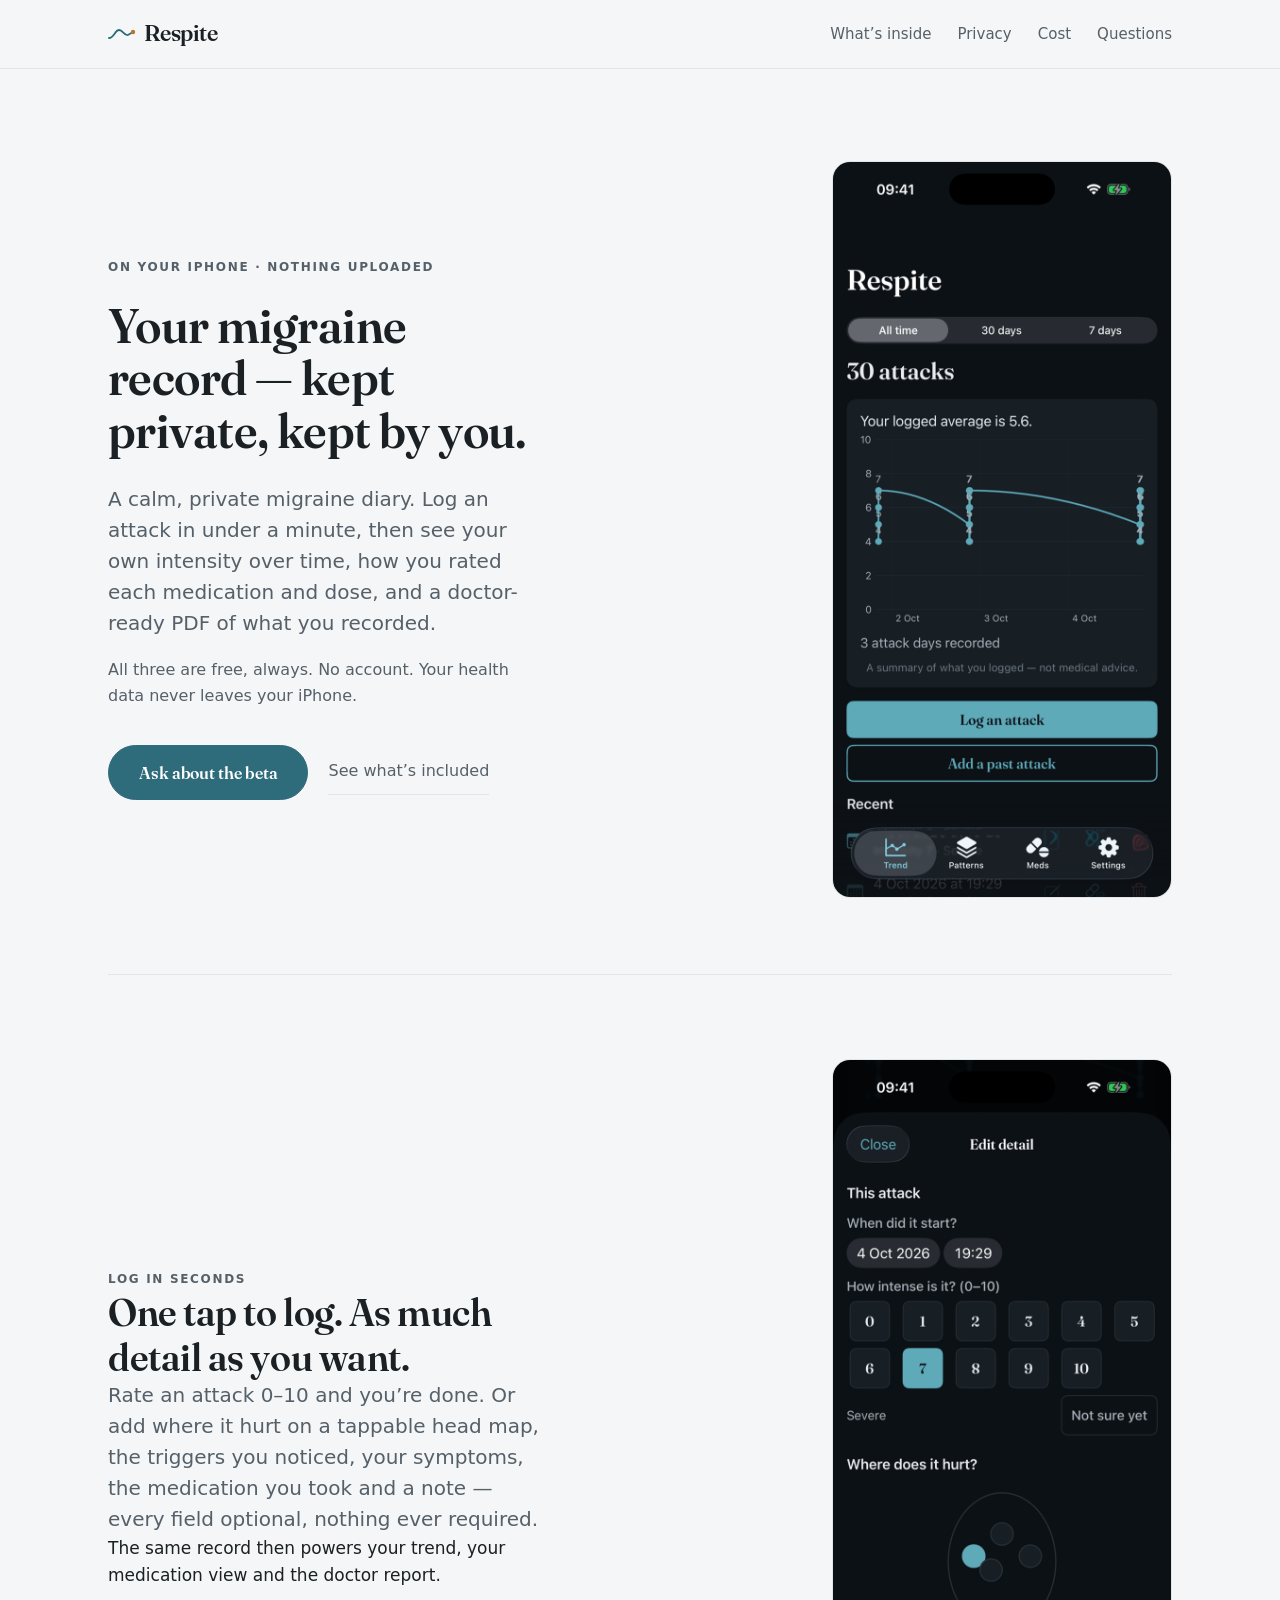
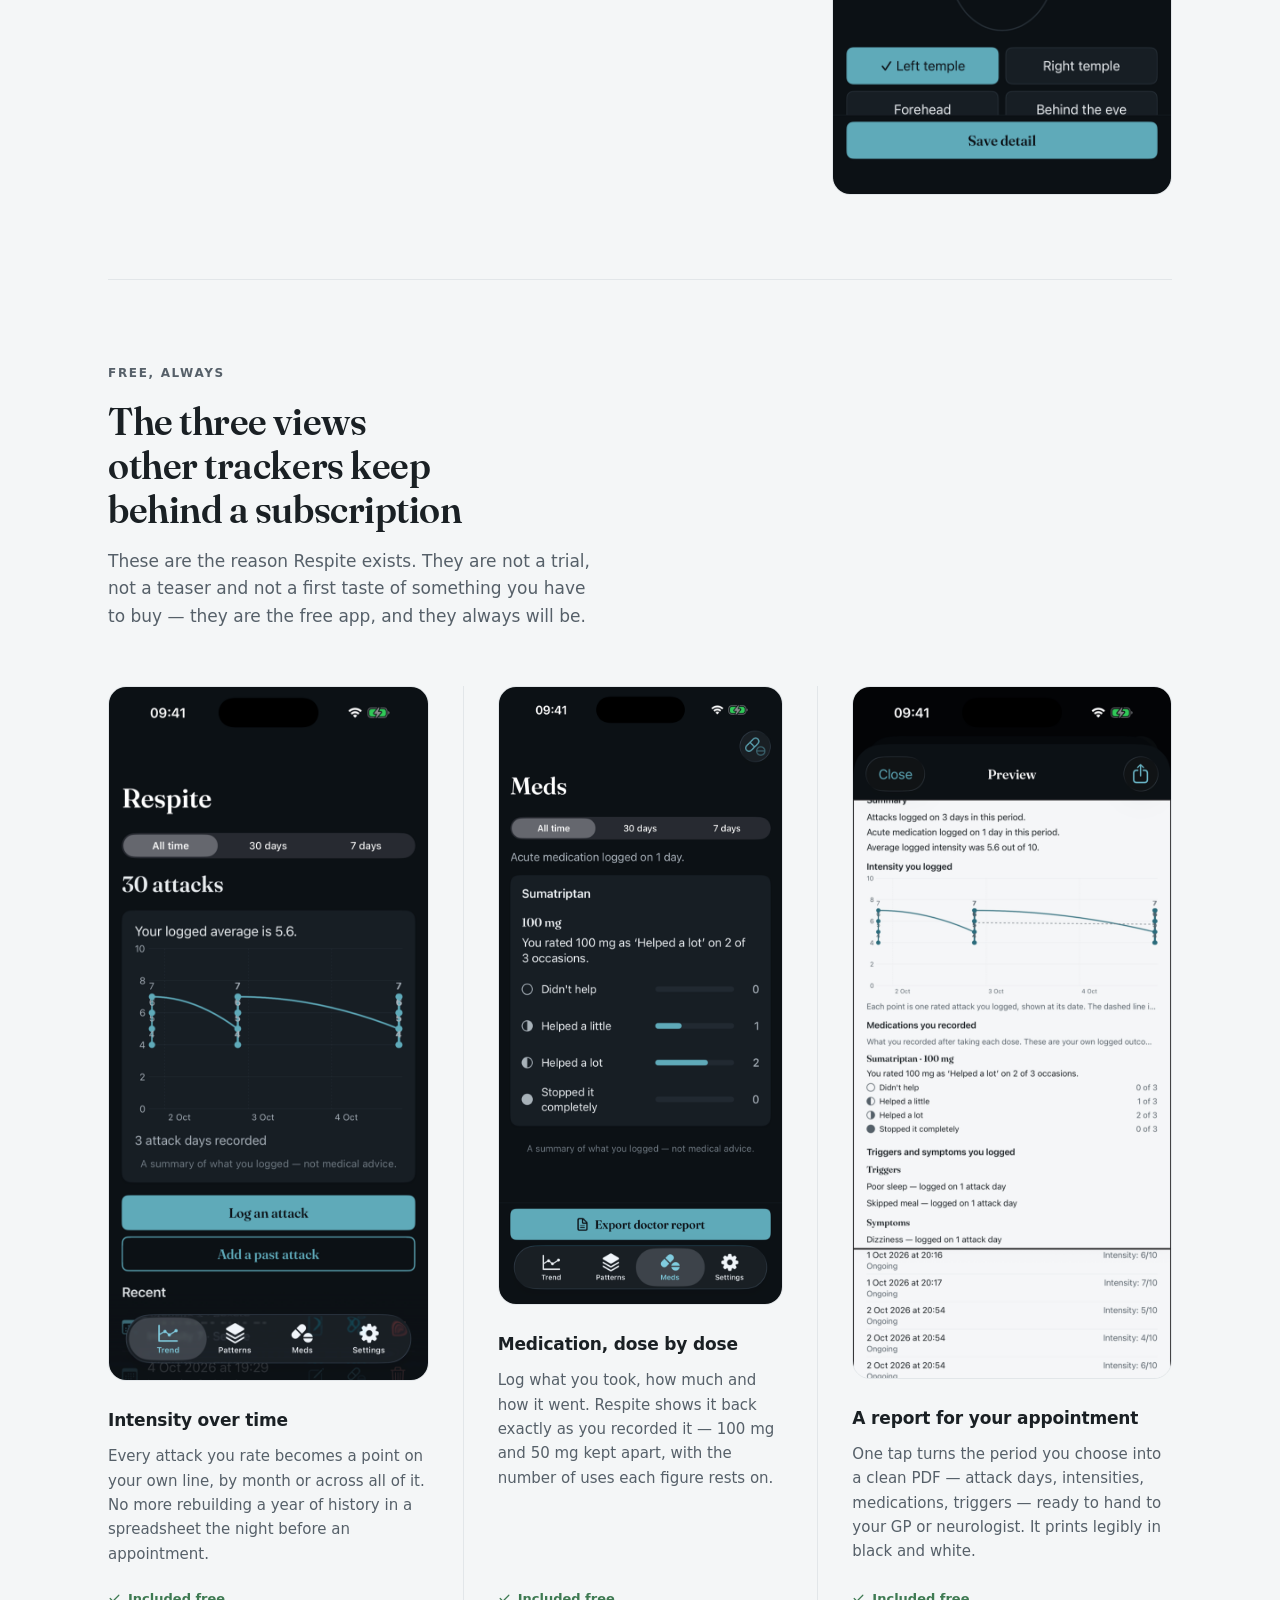
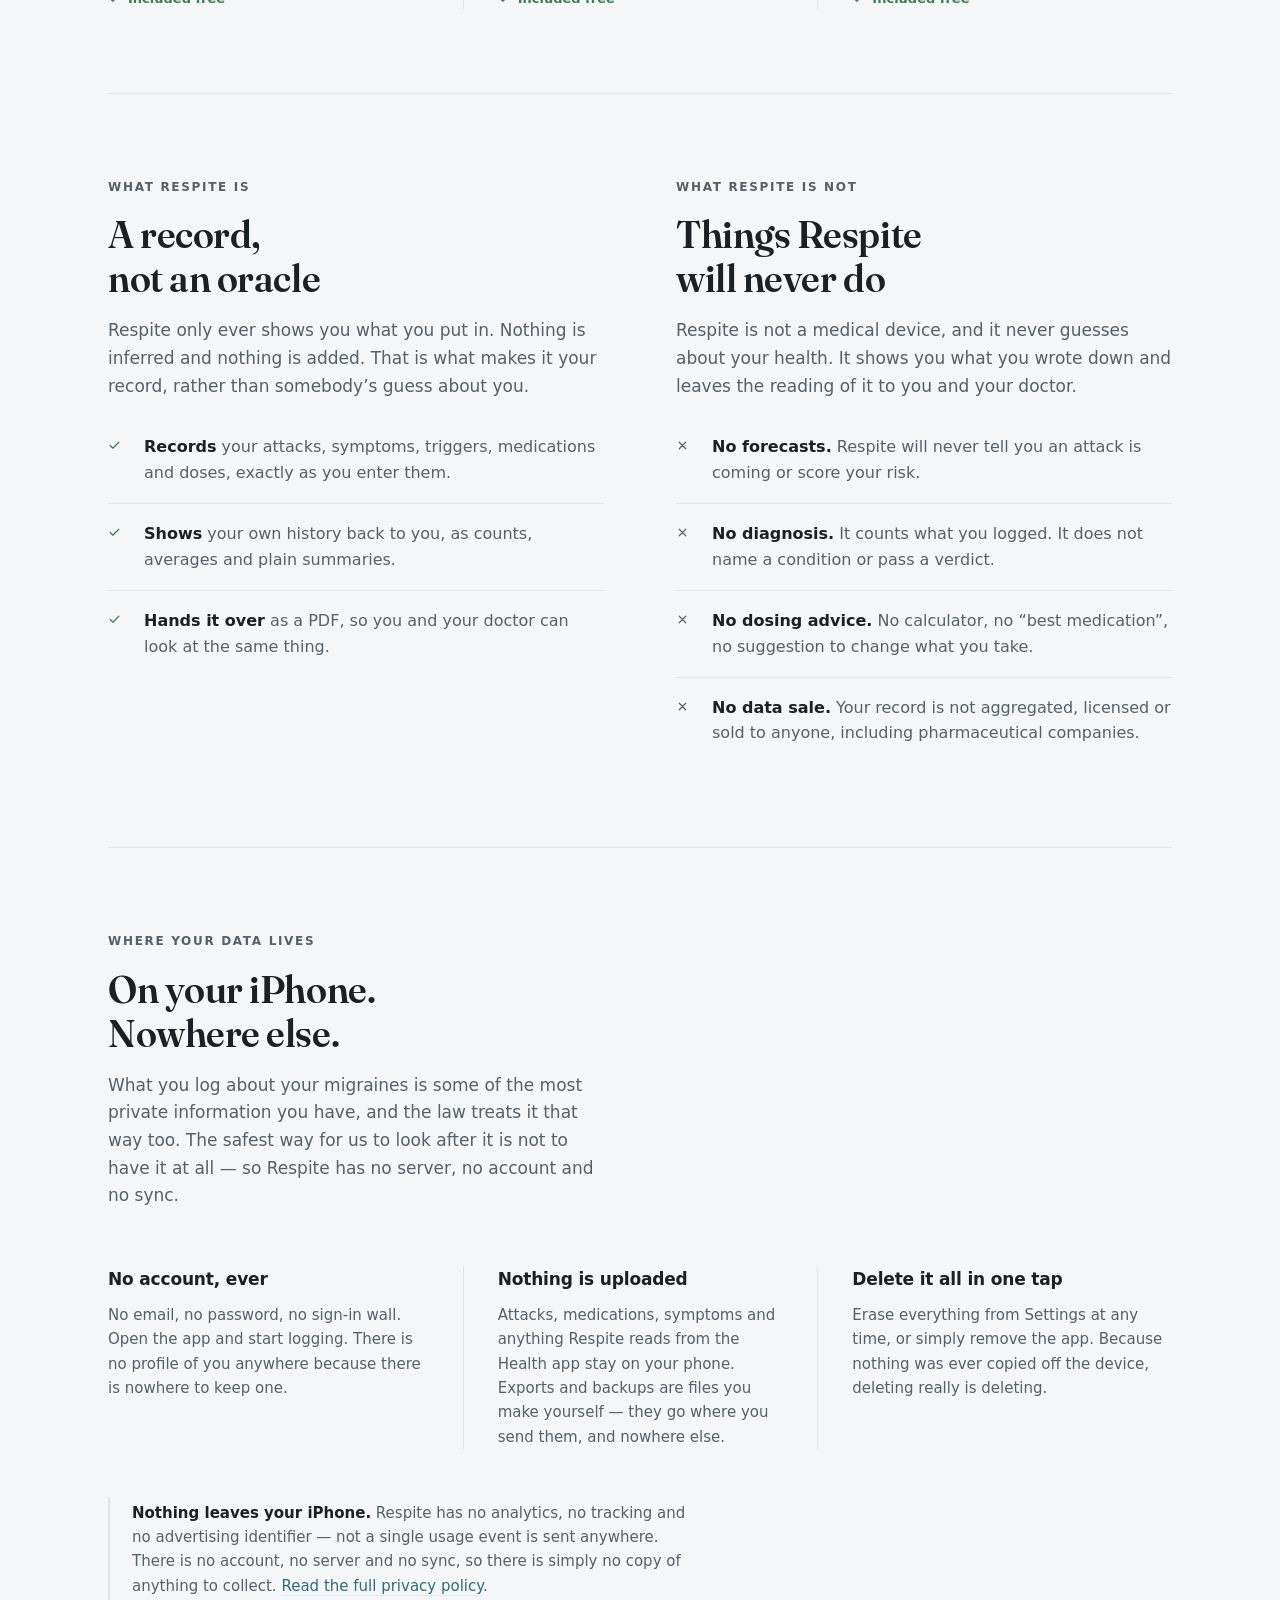
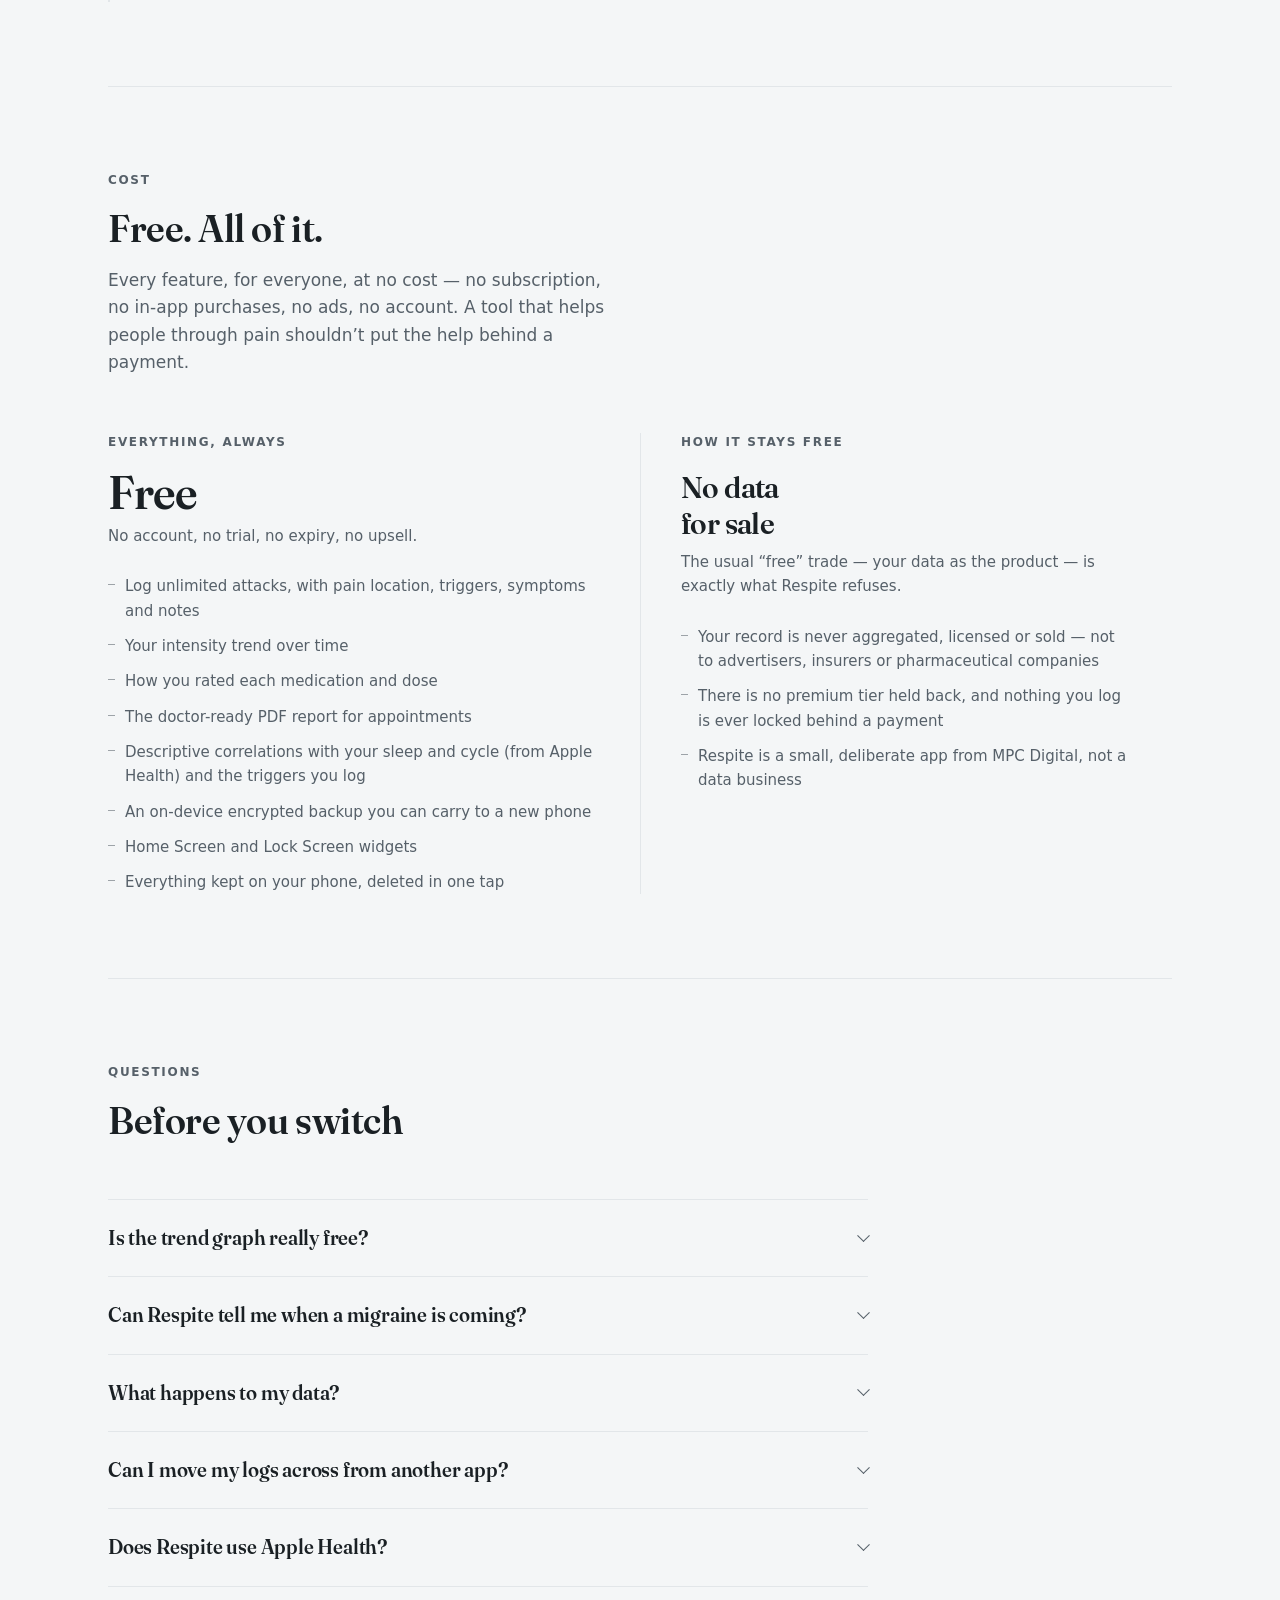
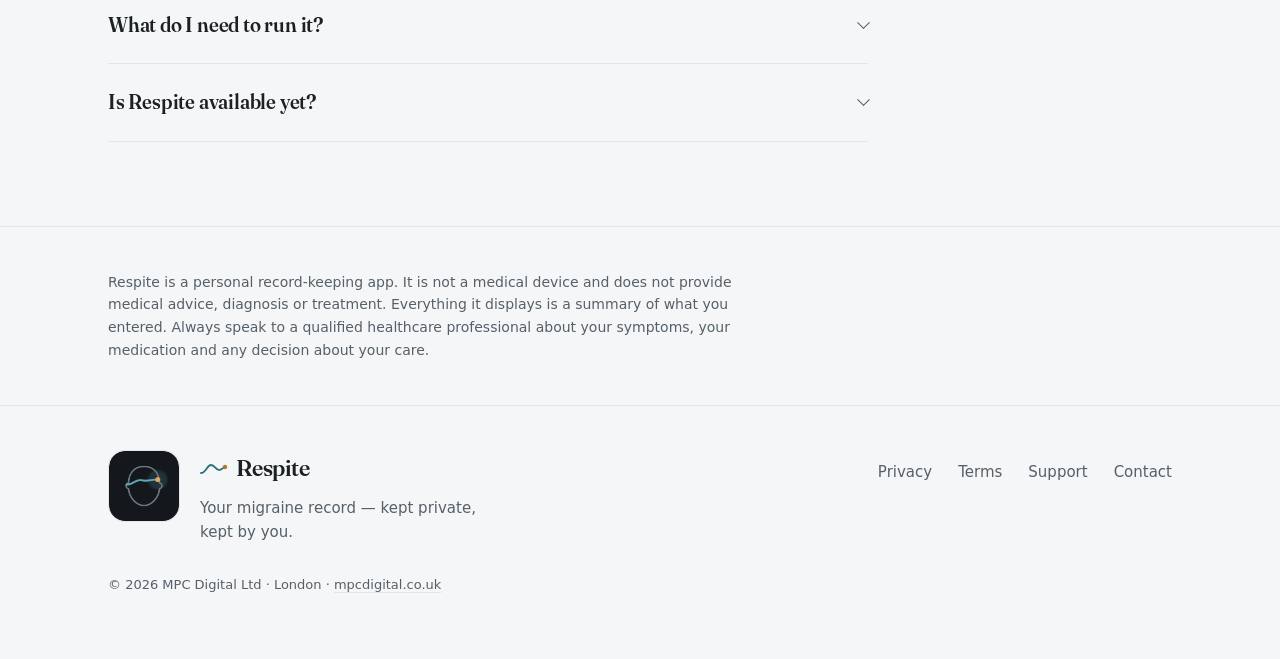
<file: index.html>
<!DOCTYPE html>
<html lang="en-GB">
<head>
<meta charset="UTF-8">
<meta name="viewport" content="width=device-width, initial-scale=1.0">
<title>Respite &mdash; Your migraine record, kept private</title>
<meta name="description" content="A private migraine diary for iPhone. Intensity trends, per-dose medication history and a doctor-ready PDF report &mdash; free, always, and on your device.">
<meta name="theme-color" content="#14181C" media="(prefers-color-scheme: dark)">
<meta name="theme-color" content="#F4F6F7" media="(prefers-color-scheme: light)">
<meta property="og:title" content="Respite &mdash; Your migraine record, kept private">
<meta property="og:description" content="Intensity trends, per-dose medication history and a doctor-ready PDF report &mdash; free, always, and on your device.">
<meta property="og:type" content="website">
<meta property="og:locale" content="en_GB">
<script>document.documentElement.className += ' js';</script>
<style>
/* ─────────────────────────────────────────────────────────────
   Respite — marketing site

   Palette is the app's own asset catalog, unchanged
   (apps/migraine/Reprieve/Resources/Assets.xcassets): "Quiet Dark"
   is the designed default, "Soft Light" the low-glare alternative.
   Neither uses pure black or pure white — photophobia is a core
   migraine symptom. Teal accent + amber emphasis are the app's own
   brand tokens (accent / emphasis colorsets).

   Display face is Fraunces (the app's "Humane" in-app type direction):
   a warm humanist serif at SemiBold 600 for the wordmark, headings and
   buttons — the same role it plays in the app, tying the page to the
   UI. Body stays SF Pro. The fonts are self-hosted (OFL, fonts/) and
   not fetched from a CDN: a brand whose pitch is "nothing leaves your
   device" should not hand every visitor's IP to a font host.

   Structure is hairline rules and vertical rhythm, not cards; shapes
   are soft (pill buttons, rounded figures), matching the app's Humane
   surfaces. The accent appears on the line, links and one button; the
   brand mark's endpoint rests on an amber point, as the app icon does.
   Register: highAnxiety → restrained. Crossfades, no springs.
   ───────────────────────────────────────────────────────────── */

*, *::before, *::after { margin: 0; padding: 0; box-sizing: border-box; }

/* Fraunces 72pt optical, self-hosted static instances (OFL in fonts/).
   Regular = 400, SemiBold = 600; no synthesis (font-synthesis: none). */
@font-face {
  font-family: 'Fraunces';
  src: url('fonts/Fraunces72pt-Regular.ttf') format('truetype');
  font-weight: 400; font-style: normal; font-display: swap;
}
@font-face {
  font-family: 'Fraunces';
  src: url('fonts/Fraunces72pt-SemiBold.ttf') format('truetype');
  font-weight: 600; font-style: normal; font-display: swap;
}

:root {
  /* Soft Light */
  --ground:      #F4F6F7;
  --raised:      #FCFDFD;
  --field:       #EDEFF1;
  --accent:      #2E6B7B;
  --accent-soft: #E1EDF0;
  --positive:    #3E7A52;
  --emphasis:    #B07A2E;
  --rule:        #E2E6E9;
  --ink:         #1A2024;
  --ink-2:       #566069;
  --ink-3:       #848D95;
  --on-accent:   #FFFFFF;

  --serif: 'Fraunces', ui-serif, 'New York', Georgia, 'Iowan Old Style', 'Times New Roman', serif;
  --sans: -apple-system, BlinkMacSystemFont, 'SF Pro Text', 'Segoe UI', system-ui, sans-serif;

  --measure: 1120px;
  --gut: 28px;
  --dur: 260ms;
  --ease: cubic-bezier(0.32, 0.72, 0, 1);
}

@media (prefers-color-scheme: dark) {
  :root {
    /* Quiet Dark — the designed default */
    --ground:      #14181C;
    --raised:      #1D2329;
    --field:       #1D2329;
    --accent:      #5FA8B8;
    --accent-soft: #21333A;
    --positive:    #7FB08A;
    --emphasis:    #D9A85C;
    --rule:        #2C343B;
    --ink:         #E8ECEF;
    --ink-2:       #A7B0B8;
    --on-accent:   #14181C;
  }
}

html { scroll-behavior: smooth; }
body {
  font-family: var(--sans);
  background: var(--ground);
  color: var(--ink);
  font-size: 17px;
  line-height: 1.62;
  -webkit-font-smoothing: antialiased;
  font-synthesis-weight: none;
}
a { color: inherit; text-decoration: none; }
:focus-visible { outline: 2px solid var(--accent); outline-offset: 3px; border-radius: 3px; }

.wrap { max-width: var(--measure); margin: 0 auto; padding: 0 var(--gut); }

/* Restrained reveal — opacity only, per DESIGN_STANDARDS §5 (crossfade, no travel) */
.js .reveal { opacity: 0; transition: opacity var(--dur) var(--ease); }
.js .reveal.visible { opacity: 1; }
@media (prefers-reduced-motion: reduce) {
  html { scroll-behavior: auto; }
  .js .reveal { opacity: 1; transition: none; }
  * { animation: none !important; }
}

/* ── Type scale ───────────────────────────────────────────── */
.display {
  font-family: var(--serif);
  font-weight: 600;
  letter-spacing: -0.012em;
  text-wrap: balance;
}
h1 { font-size: clamp(34px, 4.1vw, 48px); line-height: 1.1; max-width: 14ch; }
h2 { font-size: clamp(26px, 3vw, 38px); line-height: 1.16; max-width: 19ch; }
h3 { font-family: var(--sans); font-size: 17px; font-weight: 600; letter-spacing: -0.01em; }

.eyebrow {
  font-size: 12px; font-weight: 600; text-transform: uppercase;
  letter-spacing: 0.14em; color: var(--ink-2);
}
.lede { font-size: 20px; line-height: 1.55; color: var(--ink-2); max-width: 34ch; }
.body-2 { font-size: 16px; color: var(--ink-2); }
.num { font-variant-numeric: tabular-nums; }

/* ── Nav ──────────────────────────────────────────────────── */
nav { border-bottom: 1px solid var(--rule); }
.nav-in {
  max-width: var(--measure); margin: 0 auto; padding: 0 var(--gut);
  height: 68px; display: flex; align-items: center; justify-content: space-between;
}
.mark {
  font-family: var(--serif); font-weight: 600; font-size: 23px; letter-spacing: -0.01em;
  display: inline-flex; align-items: center; gap: 10px;
}
.mark .glyph { width: 26px; height: 14px; overflow: visible; flex: none; }
.nav-links { display: flex; gap: 26px; }
.nav-links a {
  font-size: 15px; color: var(--ink-2);
  min-height: 44px; display: inline-flex; align-items: center;
  transition: color var(--dur) var(--ease);
}
.nav-links a:hover { color: var(--ink); }

/* ── Hero ─────────────────────────────────────────────────── */
.hero { padding: 92px 0 76px; }
.hero-grid { display: grid; grid-template-columns: 0.92fr 1fr; gap: 68px; align-items: center; }
.hero .eyebrow { display: block; margin-bottom: 22px; }
.hero h1 { margin-bottom: 26px; }
.hero .lede { margin-bottom: 18px; }
.hero .note { font-size: 16px; color: var(--ink-2); max-width: 40ch; margin-bottom: 36px; }
.actions { display: flex; gap: 20px; align-items: center; flex-wrap: wrap; }

.btn {
  display: inline-flex; align-items: center; justify-content: center;
  min-height: 48px; padding: 13px 30px;
  font-family: var(--serif); font-size: 17px; font-weight: 600; letter-spacing: -0.005em;
  border: 1px solid var(--accent); border-radius: 999px;
  background: var(--accent); color: var(--on-accent);
  transition: opacity var(--dur) var(--ease);
}
.btn:hover { opacity: 0.88; }
.link-quiet {
  font-size: 16px; color: var(--ink-2);
  border-bottom: 1px solid var(--rule); padding-bottom: 2px;
  min-height: 44px; display: inline-flex; align-items: center;
  transition: color var(--dur) var(--ease), border-color var(--dur) var(--ease);
}
.link-quiet:hover { color: var(--ink); border-color: var(--ink-2); }

/* Real screens from the approved prototype (docs/design/
   reprieve-throughline-prototype.html), captured at 2x. No device bezel:
   a hairline and a soft corner, so the app's own dark ground carries it. */
.shot { margin: 0; }
.shot img {
  display: block; width: 100%; height: auto;
  border: 1px solid var(--rule); border-radius: 18px;
}
.shot-lead { max-width: 340px; margin-left: auto; }
.col .shot { margin-bottom: 26px; }

/* ── Rules & sections ─────────────────────────────────────── */
section { padding: 84px 0; }
.hr { height: 1px; background: var(--rule); }
.sec-head { max-width: 660px; margin-bottom: 56px; }
.sec-head .eyebrow { display: block; margin-bottom: 16px; }
.sec-head h2 { margin-bottom: 16px; }
.sec-head p { color: var(--ink-2); max-width: 46ch; }

/* Columns divided by hairlines, not boxed in cards. */
.cols { display: grid; gap: 0; }
.cols-3 { grid-template-columns: repeat(3, 1fr); }
.cols-2 { grid-template-columns: repeat(2, 1fr); }
.col { padding: 0 34px; border-left: 1px solid var(--rule); display: flex; flex-direction: column; }
.col:first-child { padding-left: 0; border-left: none; }
.col:last-child { padding-right: 0; }
.col h3 { margin-bottom: 10px; }
.col p { font-size: 15px; color: var(--ink-2); }
.free-mark {
  display: inline-flex; align-items: center; gap: 7px;
  font-size: 13px; font-weight: 600; color: var(--positive);
  margin-top: auto; padding-top: 22px;
}
.free-mark svg { width: 13px; height: 13px; stroke: var(--positive); fill: none; stroke-width: 2.2; stroke-linecap: round; stroke-linejoin: round; }

/* ── Does / never-does ────────────────────────────────────── */
.pair { display: grid; grid-template-columns: 1fr 1fr; gap: 72px; }
.pair .sec-head { max-width: 100%; }
.pair h2 { max-width: 13ch; }
.stack { list-style: none; }
.stack li {
  display: grid; grid-template-columns: 22px 1fr; gap: 14px;
  padding: 17px 0; border-top: 1px solid var(--rule); font-size: 16px;
}
.stack li:first-child { border-top: none; padding-top: 0; }
.stack svg { width: 13px; height: 13px; fill: none; stroke-width: 2.2; stroke-linecap: round; stroke-linejoin: round; margin-top: 5px; }
.stack .yes svg { stroke: var(--positive); }
.stack .no svg { stroke: var(--ink-2); }
.stack strong { font-weight: 600; }
.stack span.d { color: var(--ink-2); }

/* ── Quiet aside (the analytics disclosure) ───────────────── */
.aside {
  border-left: 2px solid var(--rule); padding: 4px 0 4px 22px;
  font-size: 15px; color: var(--ink-2); max-width: 62ch; margin-top: 48px;
}
.aside strong { color: var(--ink); font-weight: 600; }
.aside a { color: var(--accent); border-bottom: 1px solid var(--accent-soft); }

/* ── Pricing — figures in the display face, no boxes ──────── */
.plans { display: grid; grid-template-columns: 1fr 1fr; gap: 0; }
.plan { padding: 0 40px; border-left: 1px solid var(--rule); }
.plan:first-child { padding-left: 0; border-left: none; }
.plan .eyebrow { display: block; margin-bottom: 18px; }
.price { font-family: var(--serif); font-weight: 600; font-size: 46px; line-height: 1; letter-spacing: -0.02em; margin-bottom: 8px; }
.price .per { font-size: 19px; color: var(--ink-2); letter-spacing: 0; }
.terms { font-size: 15px; color: var(--ink-2); margin-bottom: 26px; }
.plan ul { list-style: none; display: grid; gap: 11px; }
.plan li { font-size: 15px; color: var(--ink-2); padding-left: 17px; position: relative; }
.plan li::before {
  content: ''; position: absolute; left: 0; top: 10px;
  width: 7px; height: 1px; background: var(--ink-2); opacity: 0.55;
}

/* ── FAQ ──────────────────────────────────────────────────── */
.faq { max-width: 760px; }
.faq details { border-top: 1px solid var(--rule); }
.faq details:last-child { border-bottom: 1px solid var(--rule); }
.faq summary {
  list-style: none; cursor: pointer; padding: 22px 0; min-height: 48px;
  font-family: var(--serif); font-weight: 600; font-size: 20px; letter-spacing: -0.01em;
  display: flex; align-items: center; justify-content: space-between; gap: 20px;
}
.faq summary::-webkit-details-marker { display: none; }
.faq summary::after {
  content: ''; flex-shrink: 0; width: 9px; height: 9px;
  border-right: 1px solid var(--ink-2); border-bottom: 1px solid var(--ink-2);
  transform: rotate(45deg) translate(-2px, -2px);
  transition: transform var(--dur) var(--ease);
}
.faq details[open] summary::after { transform: rotate(-135deg) translate(-2px, -2px); }
.faq .answer { padding: 0 0 24px; font-size: 16px; color: var(--ink-2); max-width: 64ch; }
.faq .answer p + p { margin-top: 12px; }
.faq .answer a { color: var(--accent); border-bottom: 1px solid var(--accent-soft); }

/* ── Disclaimer & footer ──────────────────────────────────── */
.disclaimer { padding: 44px 0; border-top: 1px solid var(--rule); }
.disclaimer p { font-size: 14px; color: var(--ink-2); max-width: 76ch; }
footer { padding: 44px 0 64px; border-top: 1px solid var(--rule); }
.foot { display: flex; justify-content: space-between; gap: 40px 32px; flex-wrap: wrap; align-items: flex-start; }
.foot-brand { display: flex; align-items: flex-start; gap: 20px; min-width: 0; }
.appicon { width: 72px; height: 72px; border-radius: 17px; flex: none;
            border: 1px solid var(--rule); }
.foot-tag { font-size: 15px; color: var(--ink-2); margin-top: 8px; max-width: 32ch; text-wrap: pretty; }
.foot-links { display: flex; gap: 26px; flex-wrap: wrap; }
.foot-links a { font-size: 15px; color: var(--ink-2); min-height: 44px; display: inline-flex; align-items: center; transition: color var(--dur) var(--ease); }
.foot-links a:hover { color: var(--ink); }
.foot-legal { font-size: 13px; color: var(--ink-2); margin-top: 30px; }

/* ── Responsive ───────────────────────────────────────────── */
@media (max-width: 940px) {
  .hero-grid { grid-template-columns: 1fr; gap: 52px; }
  .cols-3, .cols-2, .plans { grid-template-columns: 1fr; }
  .col, .plan { padding: 32px 0 0; border-left: none; border-top: 1px solid var(--rule); margin-top: 32px; }
  .col:first-child, .plan:first-child { padding-top: 0; border-top: none; margin-top: 0; }
  .pair { grid-template-columns: 1fr; gap: 52px; }
}
@media (max-width: 620px) {
  :root { --gut: 22px; }
  body { font-size: 16px; }
  .hero { padding: 60px 0 52px; }
  section { padding: 60px 0; }
  .nav-links { gap: 18px; }
  .nav-links a:not(.nav-last) { display: none; }
  .actions { flex-direction: column; align-items: stretch; }
  .btn { width: 100%; }
  .lede { font-size: 18px; }
}
</style>
</head>
<body>

<nav>
  <div class="nav-in">
    <a href="#top" class="mark">
      <svg class="glyph" viewBox="0 0 26 14" aria-hidden="true"><path d="M1 11 C 6 11, 7 3, 11 3 C 15 3, 16 9, 20 8 L 25 5" stroke="var(--accent)" stroke-width="1.8" fill="none" stroke-linecap="round"/><circle cx="25" cy="5" r="2.2" fill="var(--emphasis)"/></svg>
      Respite
    </a>
    <div class="nav-links">
      <a href="#free">What&rsquo;s inside</a>
      <a href="#privacy">Privacy</a>
      <a href="#cost">Cost</a>
      <a href="#faq" class="nav-last">Questions</a>
    </div>
  </div>
</nav>

<section class="hero" id="top">
  <div class="wrap">
    <div class="hero-grid">
      <div>
        <span class="eyebrow reveal">On your iPhone &middot; Nothing uploaded</span>
        <h1 class="display reveal">Your migraine record &mdash; kept private, kept by you.</h1>
        <p class="lede reveal">
          A calm, private migraine diary. Log an attack in under a minute, then see your
          own intensity over time, how you rated each medication and dose, and a
          doctor-ready PDF of what you recorded.
        </p>
        <p class="note reveal">All three are free, always. No account. Your health data never leaves your iPhone.</p>
        <div class="actions reveal">
          <a href="mailto:hello@mpcdigital.co.uk?subject=Respite%20for%20iOS" class="btn">Ask about the beta</a>
          <a href="#free" class="link-quiet">See what&rsquo;s included</a>
        </div>
      </div>

      <figure class="shot shot-lead reveal">
        <img src="screens/trend.png" width="716" height="1556" alt="The Respite trend screen: 30 logged attacks, an average intensity of 5.6 on a 1 to 10 scale, a line of the intensities recorded across three days, and a plain-language summary of what was logged." loading="eager" decoding="async">
      </figure>
    </div>
  </div>
</section>

<div class="wrap"><div class="hr"></div></div>

<section id="log">
  <div class="wrap">
    <div class="hero-grid" style="align-items:center;">
      <div>
        <span class="eyebrow reveal">Log in seconds</span>
        <h2 class="display reveal">One tap to log. As much detail as you want.</h2>
        <p class="lede reveal">
          Rate an attack 0&ndash;10 and you&rsquo;re done. Or add where it hurt on a
          tappable head map, the triggers you noticed, your symptoms, the medication you
          took and a note &mdash; every field optional, nothing ever required.
        </p>
        <p class="note reveal">The same record then powers your trend, your medication view and the doctor report.</p>
      </div>
      <figure class="shot shot-lead reveal">
        <img src="screens/detail.png" width="716" height="1556" loading="lazy" decoding="async"
             alt="The Respite attack-detail screen: a tappable head map with the left temple selected, plus optional chips for triggers such as poor sleep and skipped meal, and symptoms such as nausea and light sensitivity.">
      </figure>
    </div>
  </div>
</section>

<div class="wrap"><div class="hr"></div></div>

<section id="free">
  <div class="wrap">
    <div class="sec-head">
      <span class="eyebrow reveal">Free, always</span>
      <h2 class="display reveal">The three views other trackers keep behind a subscription</h2>
      <p class="reveal">
        These are the reason Respite exists. They are not a trial, not a teaser and not a
        first taste of something you have to buy &mdash; they are the free app, and they
        always will be.
      </p>
    </div>
    <div class="cols cols-3 reveal">
      <div class="col">
        <figure class="shot"><img src="screens/trend.png" width="716" height="1556" loading="lazy" decoding="async" alt="The trend screen, showing average intensity and a line of the intensities recorded."></figure>
        <h3>Intensity over time</h3>
        <p>
          Every attack you rate becomes a point on your own line, by month or across all
          of it. No more rebuilding a year of history in a spreadsheet the night before
          an appointment.
        </p>
        <span class="free-mark"><svg viewBox="0 0 24 24" aria-hidden="true"><path d="M4 12l5 5L20 6"/></svg>Included free</span>
      </div>
      <div class="col">
        <figure class="shot"><img src="screens/medication.png" width="716" height="1556" loading="lazy" decoding="async" alt="The medication screen: Sumatriptan 100 mg with a breakdown of how it was rated across the doses recorded — here, helped a lot on two of three occasions."></figure>
        <h3>Medication, dose by dose</h3>
        <p>
          Log what you took, how much and how it went. Respite shows it back exactly as
          you recorded it &mdash; 100&nbsp;mg and 50&nbsp;mg kept apart, with the number of
          uses each figure rests on.
        </p>
        <span class="free-mark"><svg viewBox="0 0 24 24" aria-hidden="true"><path d="M4 12l5 5L20 6"/></svg>Included free</span>
      </div>
      <div class="col">
        <figure class="shot"><img src="screens/report.png" width="716" height="1556" loading="lazy" decoding="async" alt="The doctor report preview: a 90-day summary with attack counts, an intensity chart, a medication table, and the triggers and symptoms logged."></figure>
        <h3>A report for your appointment</h3>
        <p>
          One tap turns the period you choose into a clean PDF &mdash; attack days,
          intensities, medications, triggers &mdash; ready to hand to your GP or
          neurologist. It prints legibly in black and white.
        </p>
        <span class="free-mark"><svg viewBox="0 0 24 24" aria-hidden="true"><path d="M4 12l5 5L20 6"/></svg>Included free</span>
      </div>
    </div>
  </div>
</section>

<div class="wrap"><div class="hr"></div></div>

<section>
  <div class="wrap">
    <div class="pair">
      <div>
        <div class="sec-head" style="margin-bottom:34px;">
          <span class="eyebrow reveal">What Respite is</span>
          <h2 class="display reveal">A record, not an oracle</h2>
          <p class="reveal">
            Respite only ever shows you what you put in. Nothing is inferred and nothing
            is added. That is what makes it your record, rather than somebody&rsquo;s guess
            about you.
          </p>
        </div>
        <ul class="stack reveal">
          <li><span class="yes"><svg viewBox="0 0 24 24" aria-hidden="true"><path d="M4 12l5 5L20 6"/></svg></span><span><strong>Records</strong> <span class="d">your attacks, symptoms, triggers, medications and doses, exactly as you enter them.</span></span></li>
          <li><span class="yes"><svg viewBox="0 0 24 24" aria-hidden="true"><path d="M4 12l5 5L20 6"/></svg></span><span><strong>Shows</strong> <span class="d">your own history back to you, as counts, averages and plain summaries.</span></span></li>
          <li><span class="yes"><svg viewBox="0 0 24 24" aria-hidden="true"><path d="M4 12l5 5L20 6"/></svg></span><span><strong>Hands it over</strong> <span class="d">as a PDF, so you and your doctor can look at the same thing.</span></span></li>
        </ul>
      </div>
      <div>
        <div class="sec-head" style="margin-bottom:34px;">
          <span class="eyebrow reveal">What Respite is not</span>
          <h2 class="display reveal">Things Respite will never&nbsp;do</h2>
          <p class="reveal">
            Respite is not a medical device, and it never guesses about your health. It
            shows you what you wrote down and leaves the reading of it to you and your
            doctor.
          </p>
        </div>
        <ul class="stack reveal">
          <li><span class="no"><svg viewBox="0 0 24 24" aria-hidden="true"><path d="M6 6l12 12M18 6L6 18"/></svg></span><span><strong>No forecasts.</strong> <span class="d">Respite will never tell you an attack is coming or score your risk.</span></span></li>
          <li><span class="no"><svg viewBox="0 0 24 24" aria-hidden="true"><path d="M6 6l12 12M18 6L6 18"/></svg></span><span><strong>No diagnosis.</strong> <span class="d">It counts what you logged. It does not name a condition or pass a verdict.</span></span></li>
          <li><span class="no"><svg viewBox="0 0 24 24" aria-hidden="true"><path d="M6 6l12 12M18 6L6 18"/></svg></span><span><strong>No dosing advice.</strong> <span class="d">No calculator, no &ldquo;best medication&rdquo;, no suggestion to change what you take.</span></span></li>
          <li><span class="no"><svg viewBox="0 0 24 24" aria-hidden="true"><path d="M6 6l12 12M18 6L6 18"/></svg></span><span><strong>No data sale.</strong> <span class="d">Your record is not aggregated, licensed or sold to anyone, including pharmaceutical companies.</span></span></li>
        </ul>
      </div>
    </div>
  </div>
</section>

<div class="wrap"><div class="hr"></div></div>

<section id="privacy">
  <div class="wrap">
    <div class="sec-head">
      <span class="eyebrow reveal">Where your data lives</span>
      <h2 class="display reveal">On your iPhone. Nowhere else.</h2>
      <p class="reveal">
        What you log about your migraines is some of the most private information you
        have, and the law treats it that way too. The safest way for us to look after it
        is not to have it at all &mdash; so Respite has no server, no account and no sync.
      </p>
    </div>
    <div class="cols cols-3 reveal">
      <div class="col">
        <h3>No account, ever</h3>
        <p>No email, no password, no sign-in wall. Open the app and start logging. There is no profile of you anywhere because there is nowhere to keep one.</p>
      </div>
      <div class="col">
        <h3>Nothing is uploaded</h3>
        <p>Attacks, medications, symptoms and anything Respite reads from the Health app stay on your phone. Exports and backups are files you make yourself &mdash; they go where you send them, and nowhere else.</p>
      </div>
      <div class="col">
        <h3>Delete it all in one tap</h3>
        <p>Erase everything from Settings at any time, or simply remove the app. Because nothing was ever copied off the device, deleting really is deleting.</p>
      </div>
    </div>
    <p class="aside reveal">
      <strong>Nothing leaves your iPhone.</strong>
      Respite has no analytics, no tracking and no advertising identifier &mdash; not a
      single usage event is sent anywhere. There is no account, no server and no sync, so
      there is simply no copy of anything to collect. <a href="privacy.html">Read the full privacy policy</a>.
    </p>
  </div>
</section>

<div class="wrap"><div class="hr"></div></div>

<section id="cost">
  <div class="wrap">
    <div class="sec-head">
      <span class="eyebrow reveal">Cost</span>
      <h2 class="display reveal">Free. All of it.</h2>
      <p class="reveal">
        Every feature, for everyone, at no cost &mdash; no subscription, no in-app
        purchases, no ads, no account. A tool that helps people through pain shouldn&rsquo;t
        put the help behind a payment.
      </p>
    </div>
    <div class="plans reveal">
      <div class="plan">
        <span class="eyebrow">Everything, always</span>
        <p class="price">Free</p>
        <p class="terms">No account, no trial, no expiry, no upsell.</p>
        <ul>
          <li>Log unlimited attacks, with pain location, triggers, symptoms and notes</li>
          <li>Your intensity trend over time</li>
          <li>How you rated each medication and dose</li>
          <li>The doctor-ready PDF report for appointments</li>
          <li>Descriptive correlations with your sleep and cycle (from Apple Health) and the triggers you log</li>
          <li>An on-device encrypted backup you can carry to a new phone</li>
          <li>Home Screen and Lock Screen widgets</li>
          <li>Everything kept on your phone, deleted in one tap</li>
        </ul>
      </div>
      <div class="plan">
        <span class="eyebrow">How it stays free</span>
        <p class="price" style="font-size:30px;line-height:1.2;">No data<br>for sale</p>
        <p class="terms">The usual &ldquo;free&rdquo; trade &mdash; your data as the product &mdash; is exactly what Respite refuses.</p>
        <ul>
          <li>Your record is never aggregated, licensed or sold &mdash; not to advertisers, insurers or pharmaceutical companies</li>
          <li>There is no premium tier held back, and nothing you log is ever locked behind a payment</li>
          <li>Respite is a small, deliberate app from MPC&nbsp;Digital, not a data business</li>
        </ul>
      </div>
    </div>
  </div>
</section>

<div class="wrap"><div class="hr"></div></div>

<section id="faq">
  <div class="wrap">
    <div class="sec-head">
      <span class="eyebrow reveal">Questions</span>
      <h2 class="display reveal">Before you switch</h2>
    </div>
    <div class="faq reveal">
<details>
        <summary>Is the trend graph really free?</summary>
        <div class="answer">
          <p>
            Yes. Your intensity over time, how you rated each dose, and the PDF report
            are the free app. You do not have to pay to see any of it, and you will not
            be asked to.
          </p>
        </div>
      </details>

      <details>
        <summary>Can Respite tell me when a migraine is coming?</summary>
        <div class="answer">
          <p>
            No, and it never will. Respite shows you what you have already recorded &mdash; counts,
            averages and plain summaries. It does not forecast attacks, score your risk or
            interpret your data on your behalf.
          </p>
          <p>
            That is on purpose. An app that predicted attacks or named a condition would
            be making a medical judgement about you, and that is your doctor's job, not
            your diary's.
          </p>
        </div>
      </details>

      <details>
        <summary>What happens to my data?</summary>
        <div class="answer">
          <p>
            It stays on your iPhone. There is no Respite server, no account and no cloud
            sync, so there is no copy of your record for anyone &mdash; including us &mdash;
            to read, lose or sell.
          </p>
          <p>
            The only thing that leaves your device is anonymous usage counts, which
            contain no health information. The
            <a href="privacy.html">privacy policy</a> lists exactly what that covers.
          </p>
        </div>
      </details>

      <details>
        <summary>Can I move my logs across from another app?</summary>
        <div class="answer">
          <p>
            Not yet. Respite starts clean, and your trend line begins with the first attack you
            log. Bringing old logs across is something we are looking at &mdash; if it
            matters to you,
            <a href="mailto:hello@mpcdigital.co.uk?subject=Respite%20%E2%80%94%20importing%20my%20logs">tell us</a>,
            because it helps us know how much it matters.
          </p>
        </div>
      </details>

      <details>
        <summary>Does Respite use Apple Health?</summary>
        <div class="answer">
          <p>
            Only if you turn it on, and only for the optional views that show what else you
            had logged on your attack days. With your permission Respite reads Sleep and Cycle
            Tracking so it can show when those were recorded alongside your attacks. It
            reads on your device, writes nothing back, and uploads nothing. You can withdraw the permission in iOS Settings at any time,
            and the rest of the app carries on working exactly as before.
          </p>
        </div>
      </details>

      <details>
        <summary>What do I need to run it?</summary>
        <div class="answer">
          <p>
            An iPhone running iOS 17.4 or later. Respite works fully with no permissions granted
            at all &mdash; notifications and Health access are both optional, and neither is
            requested before you have logged anything.
          </p>
        </div>
      </details>

      <details>
        <summary>Is Respite available yet?</summary>
        <div class="answer">
          <p>
            Not on the App Store. The app is built and being tested ahead of submission, and
            this page will link to it the day it is live. If you would like to try the beta or
            hear when it ships,
            <a href="mailto:hello@mpcdigital.co.uk?subject=Respite%20for%20iOS">get in touch</a>.
          </p>
        </div>
      </details>
    </div>
  </div>
</section>

<div class="disclaimer">
  <div class="wrap">
    <p>
      Respite is a personal record-keeping app. It is not a medical device and does not
      provide medical advice, diagnosis or treatment. Everything it displays is a summary
      of what you entered. Always speak to a qualified healthcare professional about your
      symptoms, your medication and any decision about your care.
    </p>
  </div>
</div>

<footer>
  <div class="wrap">
    <div class="foot">
      <div class="foot-brand">
        <img class="appicon" src="appicon.png" width="512" height="512" loading="lazy" decoding="async"
             alt="The Respite app icon: a line-drawn head with the intensity throughline crossing at the temples, resting on an amber point.">
        <div>
        <span class="mark">
          <svg class="glyph" viewBox="0 0 26 14" aria-hidden="true"><path d="M1 11 C 6 11, 7 3, 11 3 C 15 3, 16 9, 20 8 L 25 5" stroke="var(--accent)" stroke-width="1.8" fill="none" stroke-linecap="round"/><circle cx="25" cy="5" r="2.2" fill="var(--emphasis)"/></svg>
          Respite
        </span>
        <p class="foot-tag">Your migraine record &mdash; kept private, kept by you.</p>
        </div>
      </div>
      <div class="foot-links">
        <a href="privacy.html">Privacy</a>
        <a href="terms.html">Terms</a>
        <a href="support.html">Support</a>
        <a href="mailto:hello@mpcdigital.co.uk">Contact</a>
      </div>
    </div>
    <p class="foot-legal">&copy; 2026 MPC Digital Ltd &middot; London &middot; <a href="https://mpcdigital.co.uk" style="border-bottom:1px solid var(--rule)">mpcdigital.co.uk</a></p>
  </div>
</footer>

<script>
(function () {
  var nodes = document.querySelectorAll('.reveal');
  var reduced = window.matchMedia && window.matchMedia('(prefers-reduced-motion: reduce)').matches;
  if (reduced || !('IntersectionObserver' in window)) {
    nodes.forEach(function (el) { el.classList.add('visible'); });
    return;
  }
  var io = new IntersectionObserver(function (entries) {
    entries.forEach(function (entry) {
      if (!entry.isIntersecting) return;
      entry.target.classList.add('visible');
      io.unobserve(entry.target);
    });
  }, { threshold: 0.06, rootMargin: '0px 0px -28px 0px' });
  nodes.forEach(function (el) { io.observe(el); });
})();
</script>
</body>
</html>
</file>
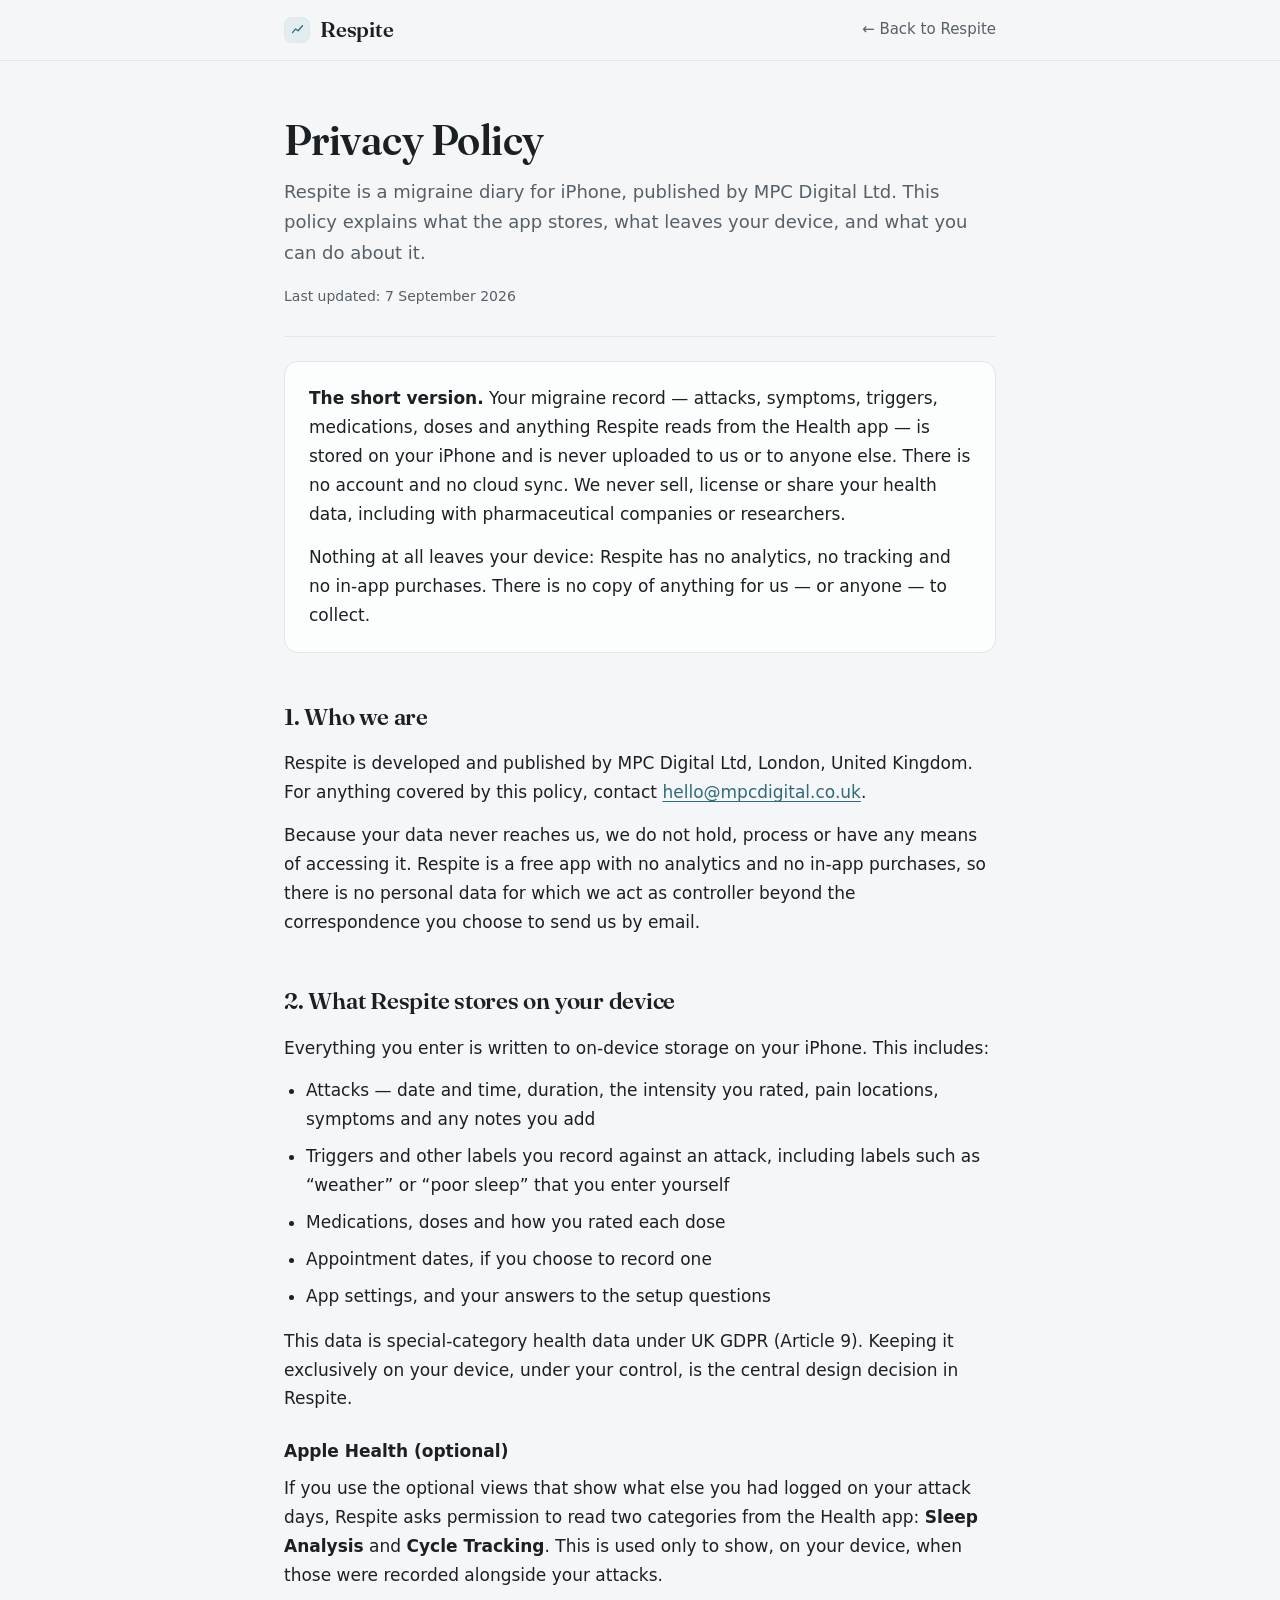
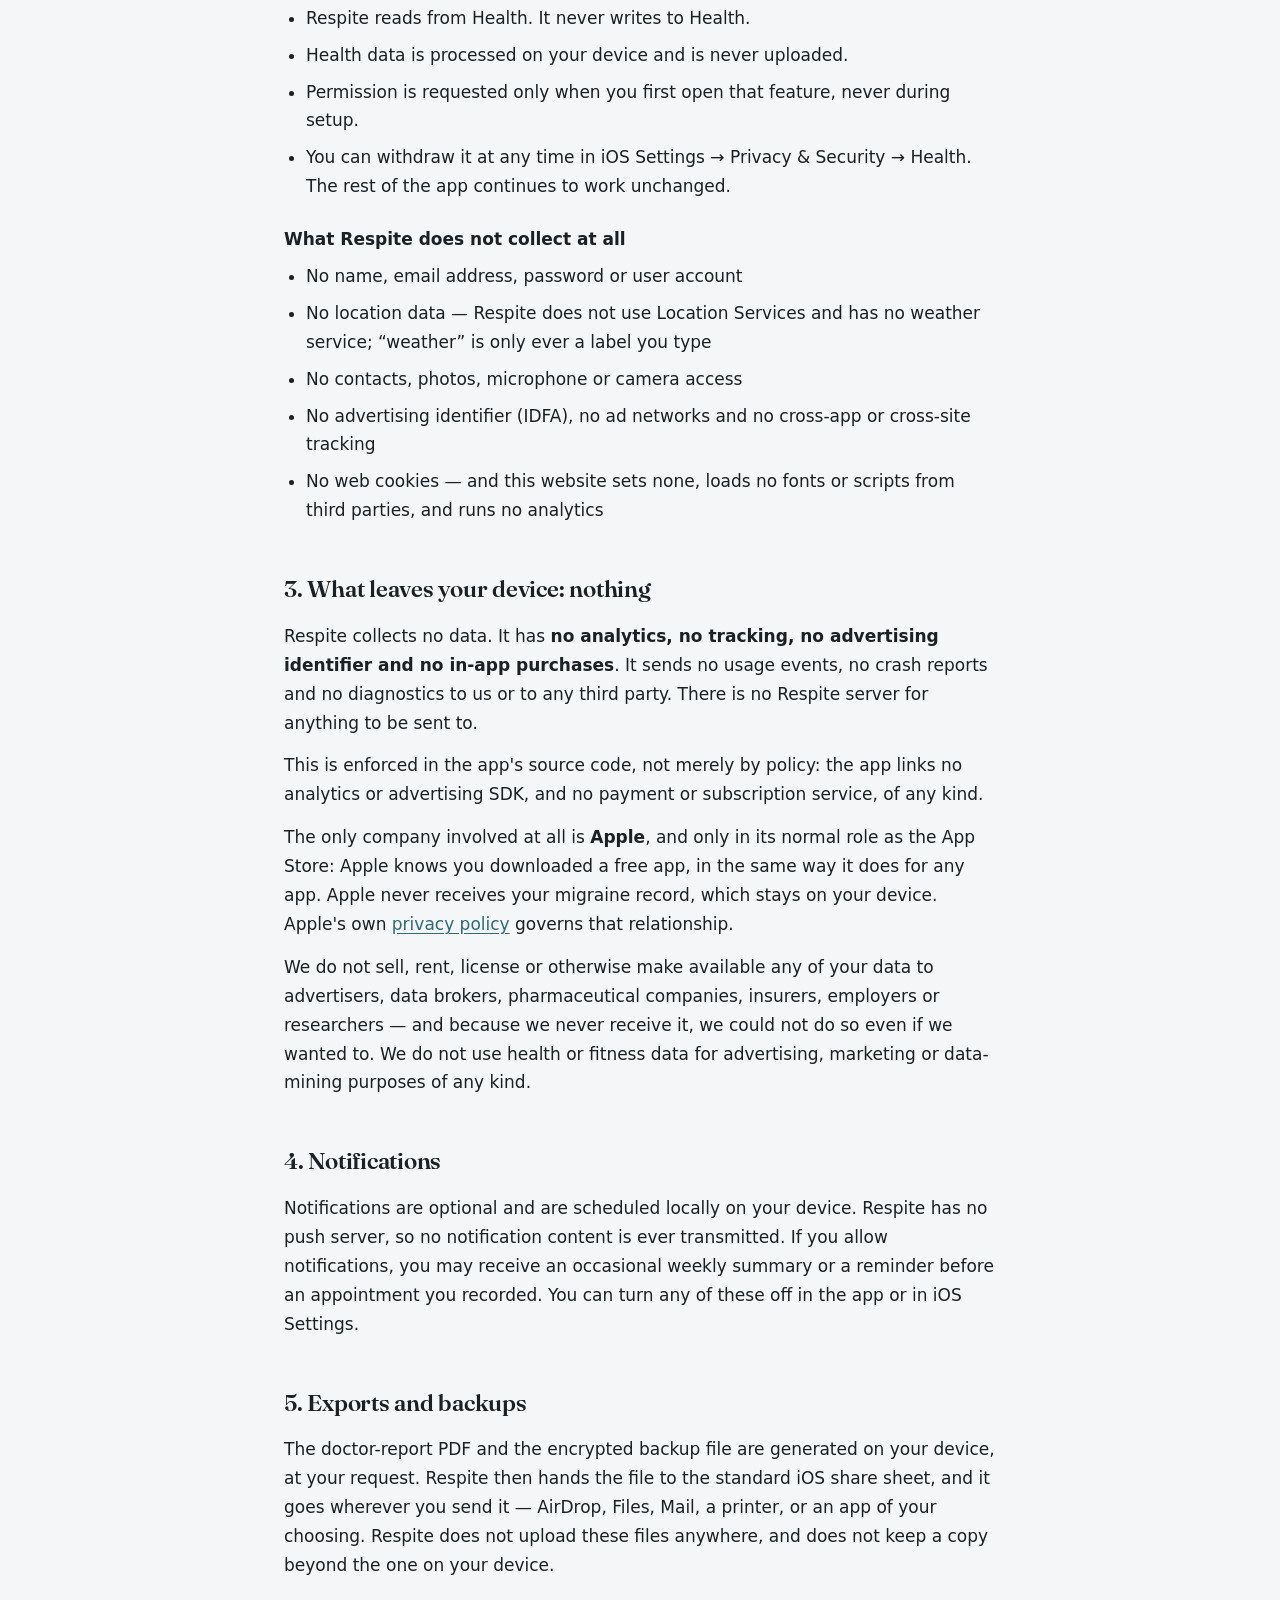
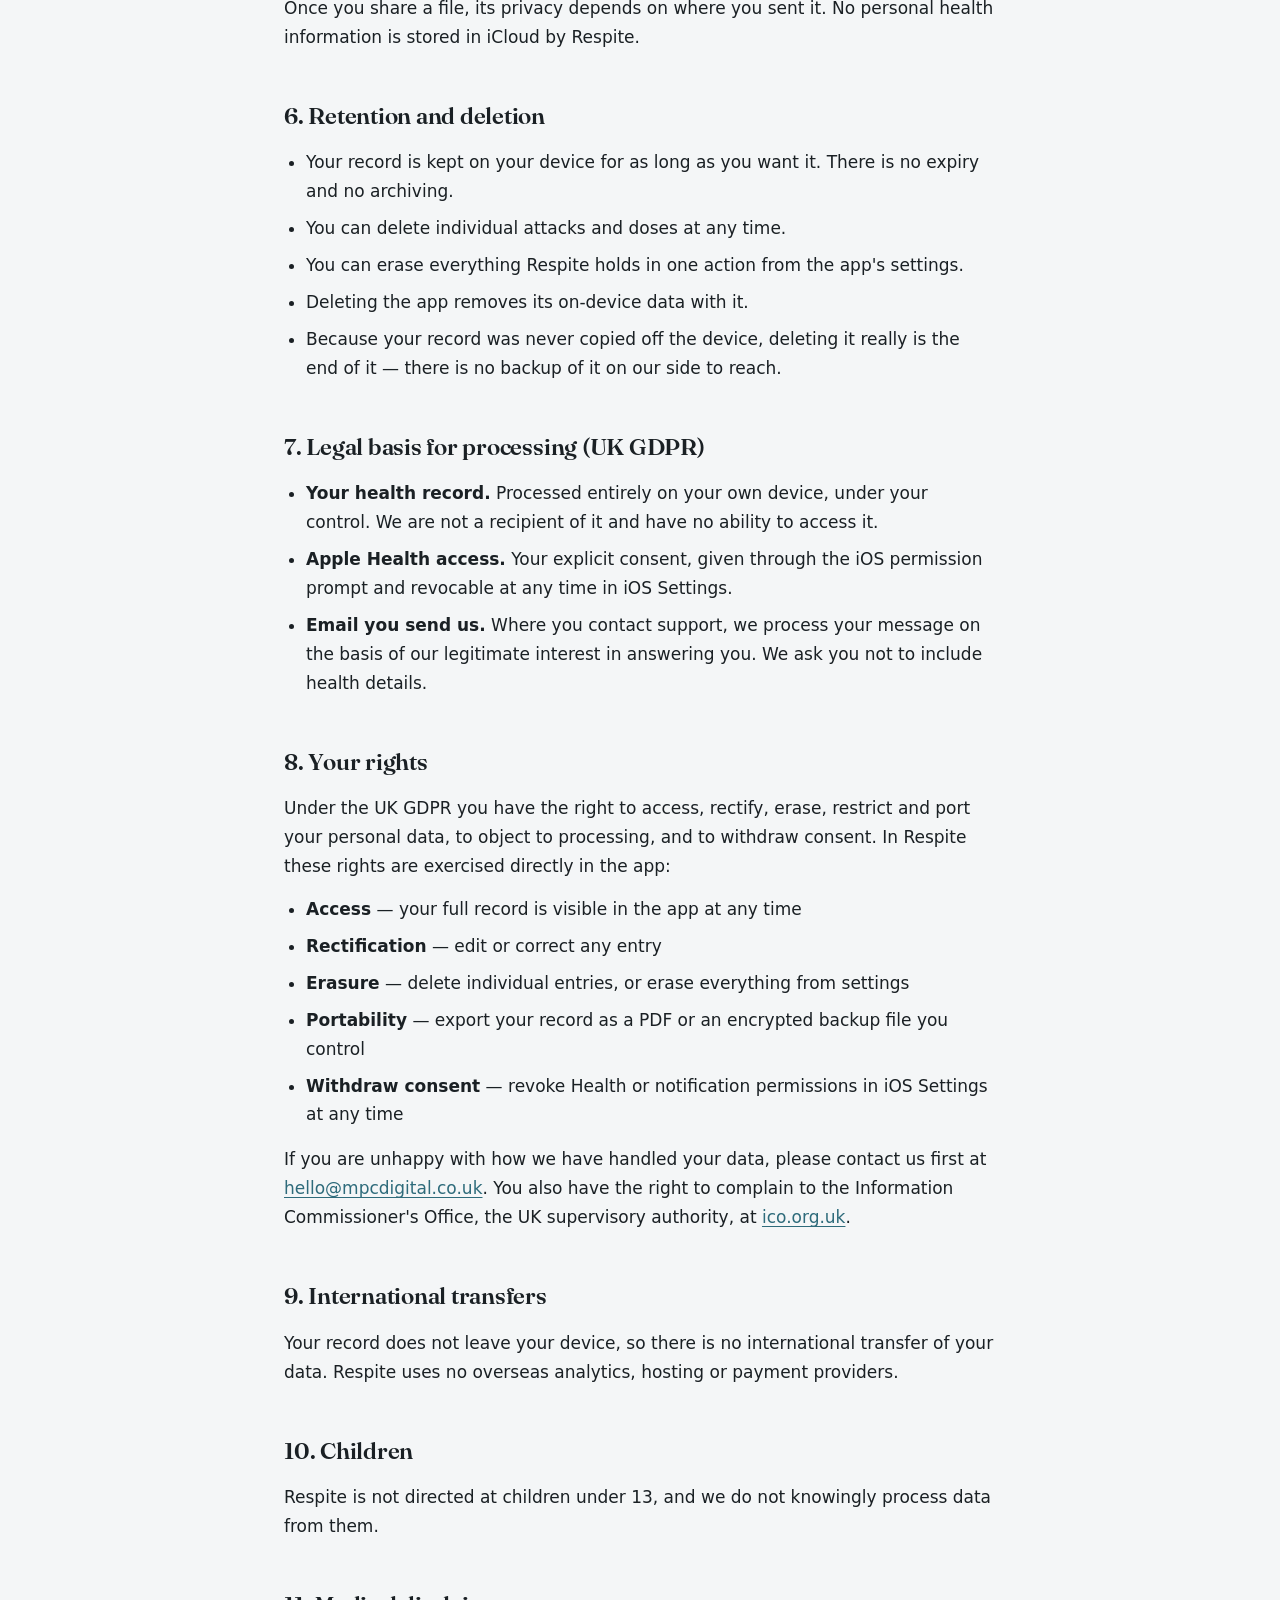
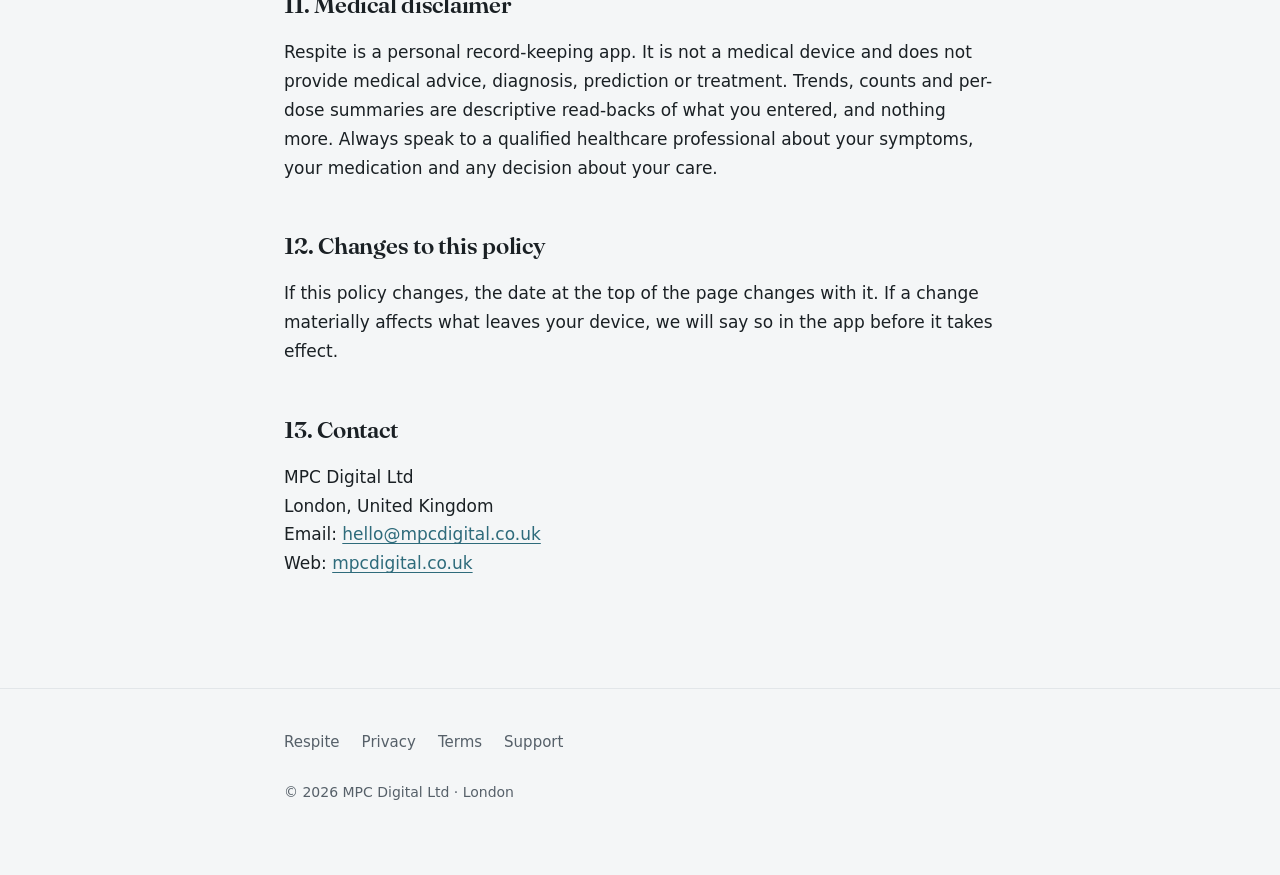
<file: privacy.html>
<!DOCTYPE html>
<html lang="en-GB">
<head>
<meta charset="UTF-8">
<meta name="viewport" content="width=device-width, initial-scale=1.0">
<title>Privacy Policy — Respite</title>
<meta name="description" content="Respite's privacy policy. Your migraine record stays on your iPhone. No account, no cloud sync, and your health data is never sold or shared.">
<meta name="theme-color" content="#14181C" media="(prefers-color-scheme: dark)">
<meta name="theme-color" content="#F4F6F7" media="(prefers-color-scheme: light)">
<link rel="stylesheet" href="legal.css">
</head>
<body>

<nav>
  <div class="nav-inner">
    <a href="index.html" class="wordmark">
      <span class="mark" aria-hidden="true"><svg viewBox="0 0 24 24"><path d="M4 17l5-6 4 3 7-8"/></svg></span>
      Respite
    </a>
    <a href="index.html" class="nav-back">&larr; Back to Respite</a>
  </div>
</nav>

<div class="container">

<h1>Privacy Policy</h1>
<p class="lede">Respite is a migraine diary for iPhone, published by MPC Digital Ltd. This policy explains what the app stores, what leaves your device, and what you can do about it.</p>
<p class="updated">Last updated: 7 September 2026</p>

<div class="callout">
  <p><strong>The short version.</strong> Your migraine record &mdash; attacks, symptoms, triggers, medications, doses and anything Respite reads from the Health app &mdash; is stored on your iPhone and is never uploaded to us or to anyone else. There is no account and no cloud sync. We never sell, license or share your health data, including with pharmaceutical companies or researchers.</p>
  <p>Nothing at all leaves your device: Respite has no analytics, no tracking and no in-app purchases. There is no copy of anything for us &mdash; or anyone &mdash; to collect.</p>
</div>

<h2>1. Who we are</h2>
<p>Respite is developed and published by MPC Digital Ltd, London, United Kingdom. For anything covered by this policy, contact <a href="mailto:hello@mpcdigital.co.uk">hello@mpcdigital.co.uk</a>.</p>
<p>Because your data never reaches us, we do not hold, process or have any means of accessing it. Respite is a free app with no analytics and no in-app purchases, so there is no personal data for which we act as controller beyond the correspondence you choose to send us by email.</p>

<h2>2. What Respite stores on your device</h2>
<p>Everything you enter is written to on-device storage on your iPhone. This includes:</p>
<ul>
  <li>Attacks &mdash; date and time, duration, the intensity you rated, pain locations, symptoms and any notes you add</li>
  <li>Triggers and other labels you record against an attack, including labels such as &ldquo;weather&rdquo; or &ldquo;poor sleep&rdquo; that you enter yourself</li>
  <li>Medications, doses and how you rated each dose</li>
  <li>Appointment dates, if you choose to record one</li>
  <li>App settings, and your answers to the setup questions</li>
</ul>
<p>This data is special-category health data under UK GDPR (Article 9). Keeping it exclusively on your device, under your control, is the central design decision in Respite.</p>

<h3>Apple Health (optional)</h3>
<p>If you use the optional views that show what else you had logged on your attack days, Respite asks permission to read two categories from the Health app: <strong>Sleep Analysis</strong> and <strong>Cycle Tracking</strong>. This is used only to show, on your device, when those were recorded alongside your attacks.</p>
<ul>
  <li>Respite reads from Health. It never writes to Health.</li>
  <li>Health data is processed on your device and is never uploaded.</li>
  <li>Permission is requested only when you first open that feature, never during setup.</li>
  <li>You can withdraw it at any time in iOS Settings &rarr; Privacy &amp; Security &rarr; Health. The rest of the app continues to work unchanged.</li>
</ul>

<h3>What Respite does not collect at all</h3>
<ul>
  <li>No name, email address, password or user account</li>
  <li>No location data &mdash; Respite does not use Location Services and has no weather service; &ldquo;weather&rdquo; is only ever a label you type</li>
  <li>No contacts, photos, microphone or camera access</li>
  <li>No advertising identifier (IDFA), no ad networks and no cross-app or cross-site tracking</li>
  <li>No web cookies &mdash; and this website sets none, loads no fonts or scripts from third parties, and runs no analytics</li>
</ul>

<h2>3. What leaves your device: nothing</h2>
<p>Respite collects no data. It has <strong>no analytics, no tracking, no advertising identifier and no in-app purchases</strong>. It sends no usage events, no crash reports and no diagnostics to us or to any third party. There is no Respite server for anything to be sent to.</p>
<p>This is enforced in the app's source code, not merely by policy: the app links no analytics or advertising SDK, and no payment or subscription service, of any kind.</p>
<p>The only company involved at all is <strong>Apple</strong>, and only in its normal role as the App Store: Apple knows you downloaded a free app, in the same way it does for any app. Apple never receives your migraine record, which stays on your device. Apple's own <a href="https://www.apple.com/legal/privacy/">privacy policy</a> governs that relationship.</p>
<p>We do not sell, rent, license or otherwise make available any of your data to advertisers, data brokers, pharmaceutical companies, insurers, employers or researchers &mdash; and because we never receive it, we could not do so even if we wanted to. We do not use health or fitness data for advertising, marketing or data-mining purposes of any kind.</p>

<h2>4. Notifications</h2>
<p>Notifications are optional and are scheduled locally on your device. Respite has no push server, so no notification content is ever transmitted. If you allow notifications, you may receive an occasional weekly summary or a reminder before an appointment you recorded. You can turn any of these off in the app or in iOS Settings.</p>

<h2>5. Exports and backups</h2>
<p>The doctor-report PDF and the encrypted backup file are generated on your device, at your request. Respite then hands the file to the standard iOS share sheet, and it goes wherever you send it &mdash; AirDrop, Files, Mail, a printer, or an app of your choosing. Respite does not upload these files anywhere, and does not keep a copy beyond the one on your device.</p>
<p>Once you share a file, its privacy depends on where you sent it. No personal health information is stored in iCloud by Respite.</p>

<h2>6. Retention and deletion</h2>
<ul>
  <li>Your record is kept on your device for as long as you want it. There is no expiry and no archiving.</li>
  <li>You can delete individual attacks and doses at any time.</li>
  <li>You can erase everything Respite holds in one action from the app's settings.</li>
  <li>Deleting the app removes its on-device data with it.</li>
  <li>Because your record was never copied off the device, deleting it really is the end of it &mdash; there is no backup of it on our side to reach.</li>
</ul>

<h2>7. Legal basis for processing (UK GDPR)</h2>
<ul>
  <li><strong>Your health record.</strong> Processed entirely on your own device, under your control. We are not a recipient of it and have no ability to access it.</li>
  <li><strong>Apple Health access.</strong> Your explicit consent, given through the iOS permission prompt and revocable at any time in iOS Settings.</li>
  <li><strong>Email you send us.</strong> Where you contact support, we process your message on the basis of our legitimate interest in answering you. We ask you not to include health details.</li>
</ul>

<h2>8. Your rights</h2>
<p>Under the UK GDPR you have the right to access, rectify, erase, restrict and port your personal data, to object to processing, and to withdraw consent. In Respite these rights are exercised directly in the app:</p>
<ul>
  <li><strong>Access</strong> &mdash; your full record is visible in the app at any time</li>
  <li><strong>Rectification</strong> &mdash; edit or correct any entry</li>
  <li><strong>Erasure</strong> &mdash; delete individual entries, or erase everything from settings</li>
  <li><strong>Portability</strong> &mdash; export your record as a PDF or an encrypted backup file you control</li>
  <li><strong>Withdraw consent</strong> &mdash; revoke Health or notification permissions in iOS Settings at any time</li>
</ul>
<p>If you are unhappy with how we have handled your data, please contact us first at <a href="mailto:hello@mpcdigital.co.uk">hello@mpcdigital.co.uk</a>. You also have the right to complain to the Information Commissioner's Office, the UK supervisory authority, at <a href="https://ico.org.uk">ico.org.uk</a>.</p>

<h2>9. International transfers</h2>
<p>Your record does not leave your device, so there is no international transfer of your data. Respite uses no overseas analytics, hosting or payment providers.</p>

<h2>10. Children</h2>
<p>Respite is not directed at children under 13, and we do not knowingly process data from them.</p>

<h2>11. Medical disclaimer</h2>
<p>Respite is a personal record-keeping app. It is not a medical device and does not provide medical advice, diagnosis, prediction or treatment. Trends, counts and per-dose summaries are descriptive read-backs of what you entered, and nothing more. Always speak to a qualified healthcare professional about your symptoms, your medication and any decision about your care.</p>

<h2>12. Changes to this policy</h2>
<p>If this policy changes, the date at the top of the page changes with it. If a change materially affects what leaves your device, we will say so in the app before it takes effect.</p>

<h2>13. Contact</h2>
<p>
  MPC Digital Ltd<br>
  London, United Kingdom<br>
  Email: <a href="mailto:hello@mpcdigital.co.uk">hello@mpcdigital.co.uk</a><br>
  Web: <a href="https://mpcdigital.co.uk">mpcdigital.co.uk</a>
</p>

</div>

<footer>
  <div class="footer-inner">
    <div class="footer-links">
      <a href="index.html">Respite</a>
      <a href="privacy.html">Privacy</a>
      <a href="terms.html">Terms</a>
      <a href="support.html">Support</a>
    </div>
    <p class="footer-legal">&copy; 2026 MPC Digital Ltd &middot; London</p>
  </div>
</footer>

</body>
</html>
</file>
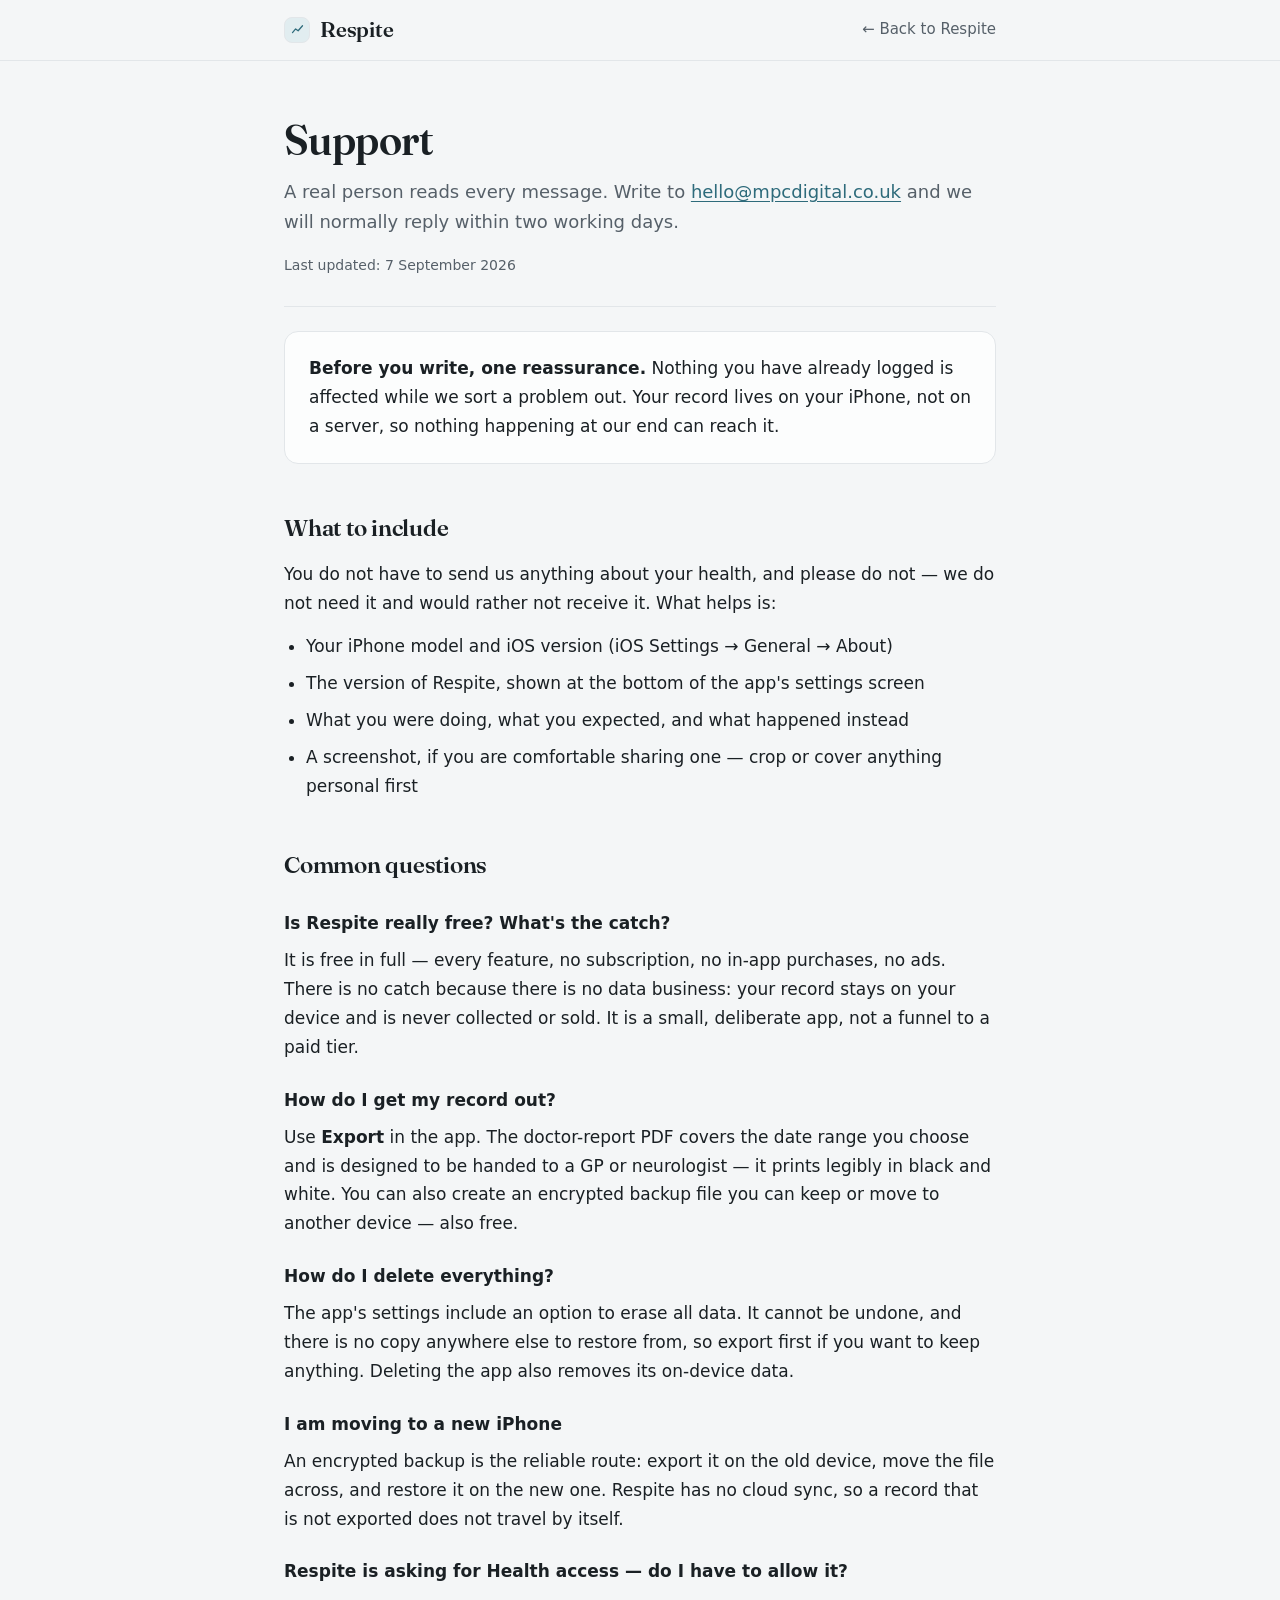
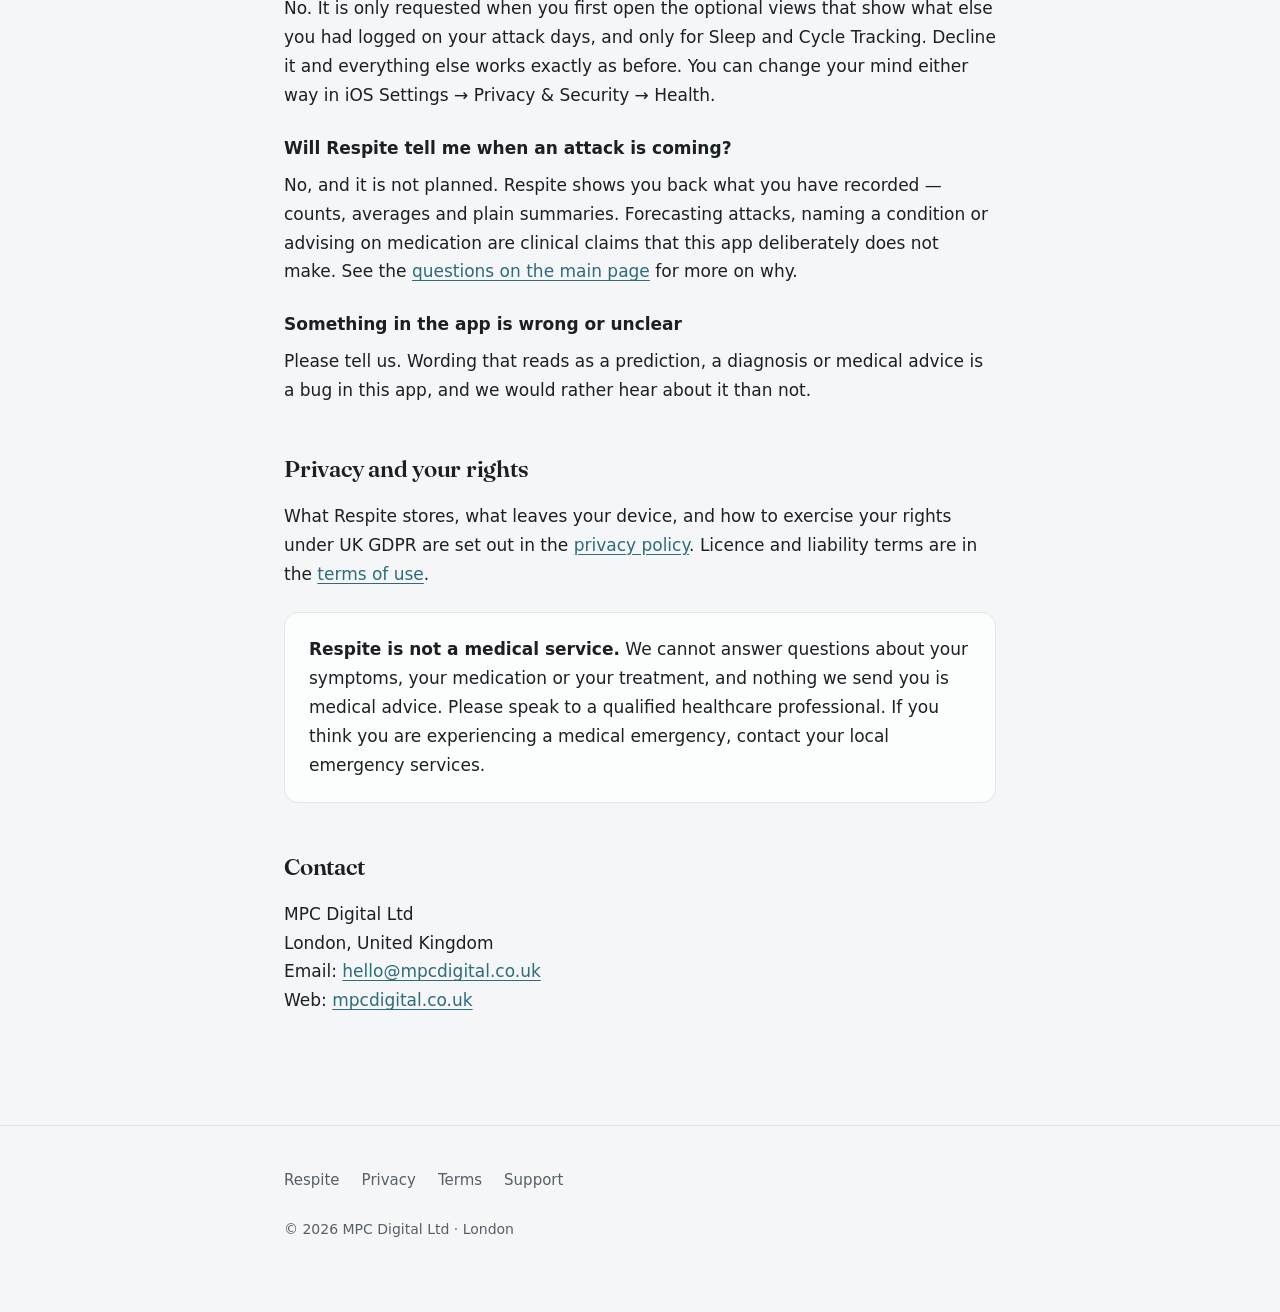
<file: support.html>
<!DOCTYPE html>
<html lang="en-GB">
<head>
<meta charset="UTF-8">
<meta name="viewport" content="width=device-width, initial-scale=1.0">
<title>Support — Respite</title>
<meta name="description" content="Support for Respite, the private migraine diary for iPhone. How to get help, export your record, use Apple Health and delete your data.">
<meta name="theme-color" content="#14181C" media="(prefers-color-scheme: dark)">
<meta name="theme-color" content="#F4F6F7" media="(prefers-color-scheme: light)">
<link rel="stylesheet" href="legal.css">
</head>
<body>

<nav>
  <div class="nav-inner">
    <a href="index.html" class="wordmark">
      <span class="mark" aria-hidden="true"><svg viewBox="0 0 24 24"><path d="M4 17l5-6 4 3 7-8"/></svg></span>
      Respite
    </a>
    <a href="index.html" class="nav-back">&larr; Back to Respite</a>
  </div>
</nav>

<div class="container">

<h1>Support</h1>
<p class="lede">A real person reads every message. Write to <a href="mailto:hello@mpcdigital.co.uk?subject=Respite%20support">hello@mpcdigital.co.uk</a> and we will normally reply within two working days.</p>
<p class="updated">Last updated: 7 September 2026</p>

<div class="callout">
  <p><strong>Before you write, one reassurance.</strong> Nothing you have already logged is affected while we sort a problem out. Your record lives on your iPhone, not on a server, so nothing happening at our end can reach it.</p>
</div>

<h2>What to include</h2>
<p>You do not have to send us anything about your health, and please do not &mdash; we do not need it and would rather not receive it. What helps is:</p>
<ul>
  <li>Your iPhone model and iOS version (iOS Settings &rarr; General &rarr; About)</li>
  <li>The version of Respite, shown at the bottom of the app's settings screen</li>
  <li>What you were doing, what you expected, and what happened instead</li>
  <li>A screenshot, if you are comfortable sharing one &mdash; crop or cover anything personal first</li>
</ul>

<h2>Common questions</h2>

<h3>Is Respite really free? What's the catch?</h3>
<p>It is free in full &mdash; every feature, no subscription, no in-app purchases, no ads. There is no catch because there is no data business: your record stays on your device and is never collected or sold. It is a small, deliberate app, not a funnel to a paid tier.</p>

<h3>How do I get my record out?</h3>
<p>Use <strong>Export</strong> in the app. The doctor-report PDF covers the date range you choose and is designed to be handed to a GP or neurologist &mdash; it prints legibly in black and white. You can also create an encrypted backup file you can keep or move to another device &mdash; also free.</p>

<h3>How do I delete everything?</h3>
<p>The app's settings include an option to erase all data. It cannot be undone, and there is no copy anywhere else to restore from, so export first if you want to keep anything. Deleting the app also removes its on-device data.</p>

<h3>I am moving to a new iPhone</h3>
<p>An encrypted backup is the reliable route: export it on the old device, move the file across, and restore it on the new one. Respite has no cloud sync, so a record that is not exported does not travel by itself.</p>

<h3>Respite is asking for Health access &mdash; do I have to allow it?</h3>
<p>No. It is only requested when you first open the optional views that show what else you had logged on your attack days, and only for Sleep and Cycle Tracking. Decline it and everything else works exactly as before. You can change your mind either way in iOS Settings &rarr; Privacy &amp; Security &rarr; Health.</p>

<h3>Will Respite tell me when an attack is coming?</h3>
<p>No, and it is not planned. Respite shows you back what you have recorded &mdash; counts, averages and plain summaries. Forecasting attacks, naming a condition or advising on medication are clinical claims that this app deliberately does not make. See the <a href="index.html#faq">questions on the main page</a> for more on why.</p>

<h3>Something in the app is wrong or unclear</h3>
<p>Please tell us. Wording that reads as a prediction, a diagnosis or medical advice is a bug in this app, and we would rather hear about it than not.</p>

<h2>Privacy and your rights</h2>
<p>What Respite stores, what leaves your device, and how to exercise your rights under UK GDPR are set out in the <a href="privacy.html">privacy policy</a>. Licence and liability terms are in the <a href="terms.html">terms of use</a>.</p>

<div class="callout">
  <p><strong>Respite is not a medical service.</strong> We cannot answer questions about your symptoms, your medication or your treatment, and nothing we send you is medical advice. Please speak to a qualified healthcare professional. If you think you are experiencing a medical emergency, contact your local emergency services.</p>
</div>

<h2>Contact</h2>
<p>
  MPC Digital Ltd<br>
  London, United Kingdom<br>
  Email: <a href="mailto:hello@mpcdigital.co.uk?subject=Respite%20support">hello@mpcdigital.co.uk</a><br>
  Web: <a href="https://mpcdigital.co.uk">mpcdigital.co.uk</a>
</p>

</div>

<footer>
  <div class="footer-inner">
    <div class="footer-links">
      <a href="index.html">Respite</a>
      <a href="privacy.html">Privacy</a>
      <a href="terms.html">Terms</a>
      <a href="support.html">Support</a>
    </div>
    <p class="footer-legal">&copy; 2026 MPC Digital Ltd &middot; London</p>
  </div>
</footer>

</body>
</html>
</file>
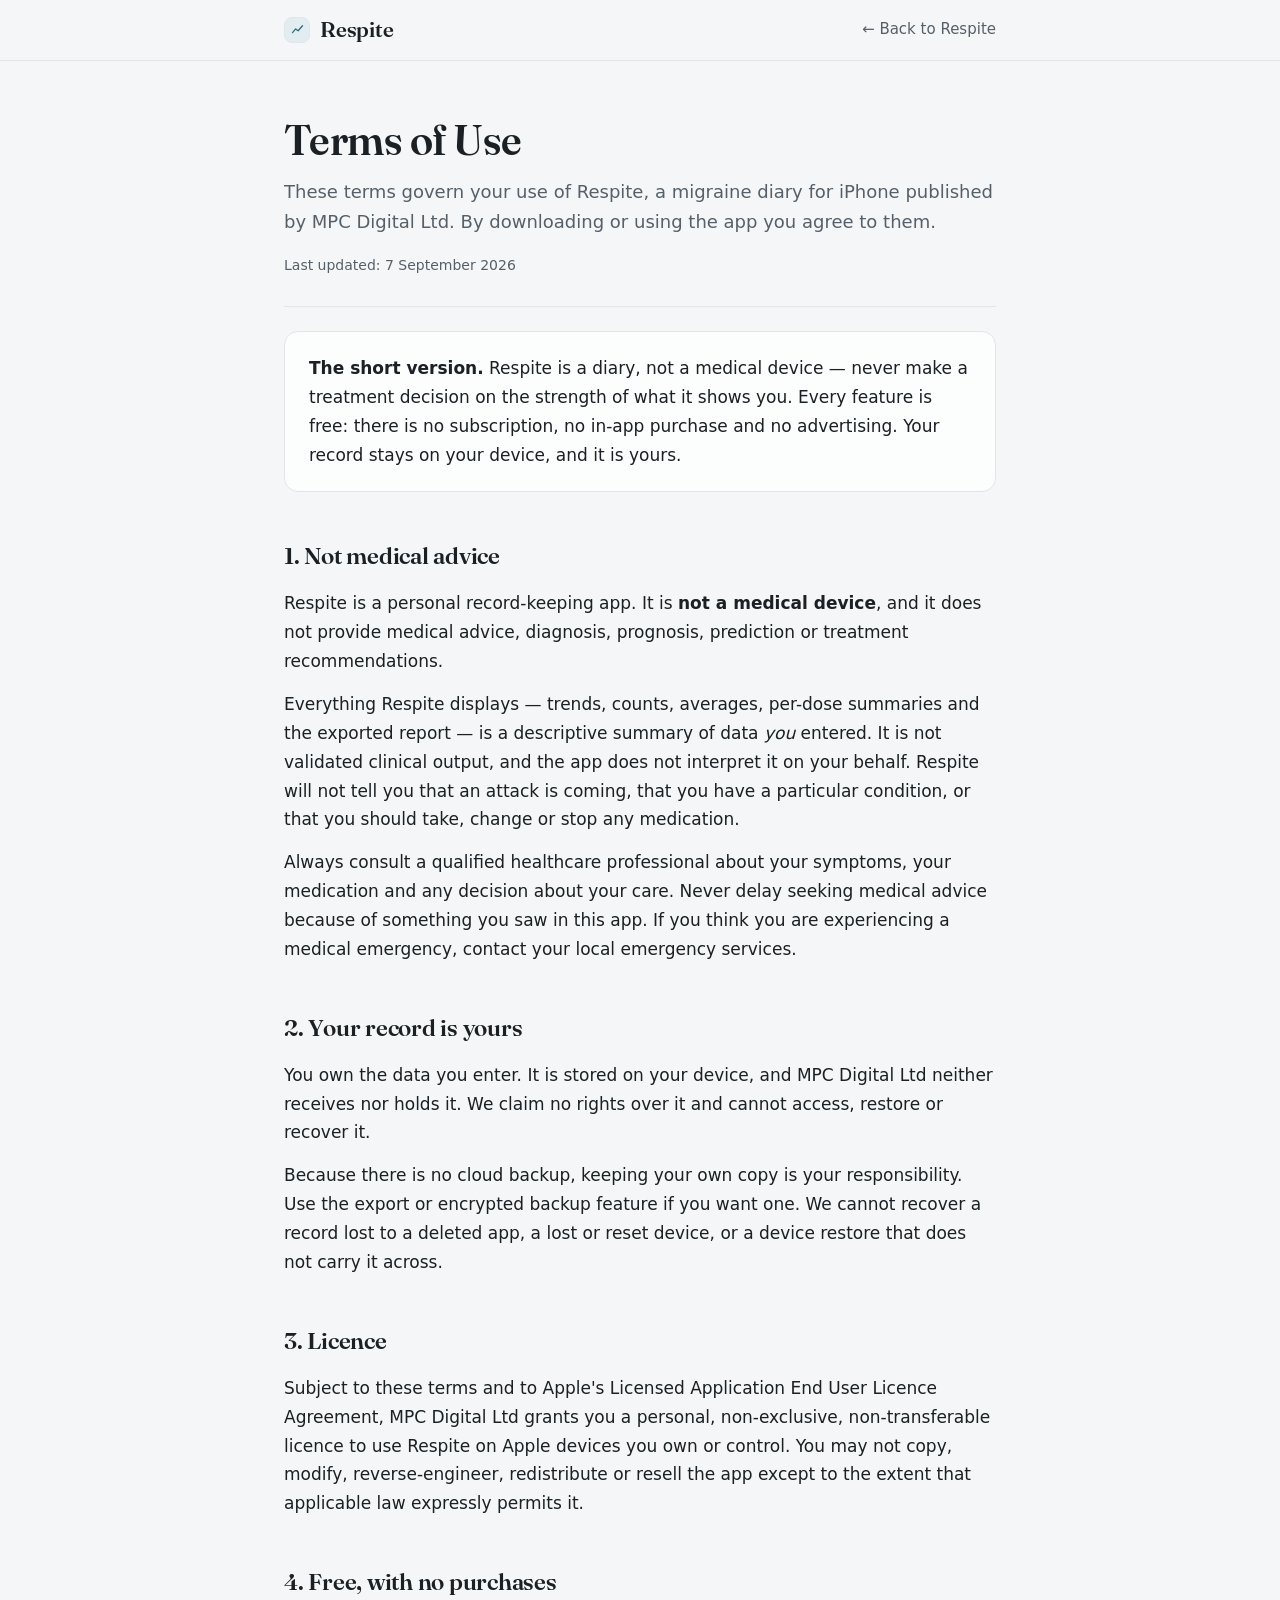
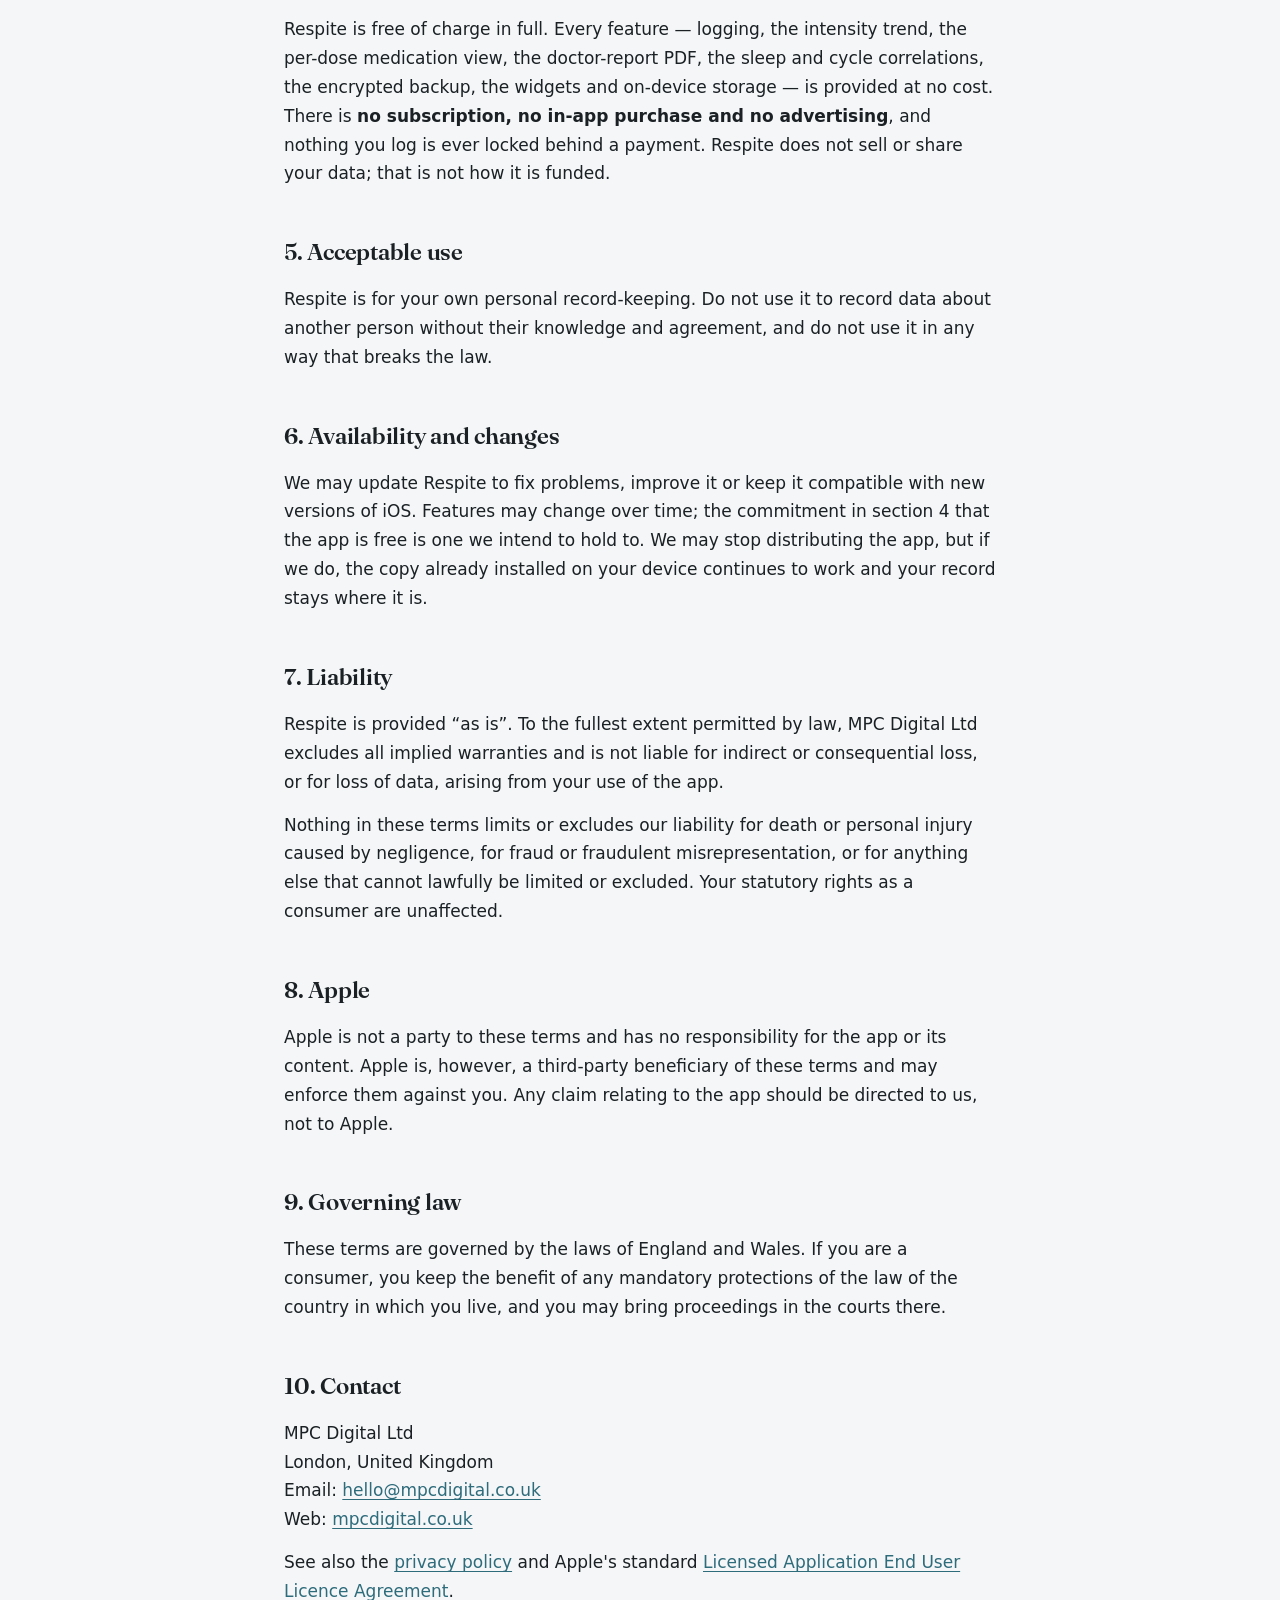
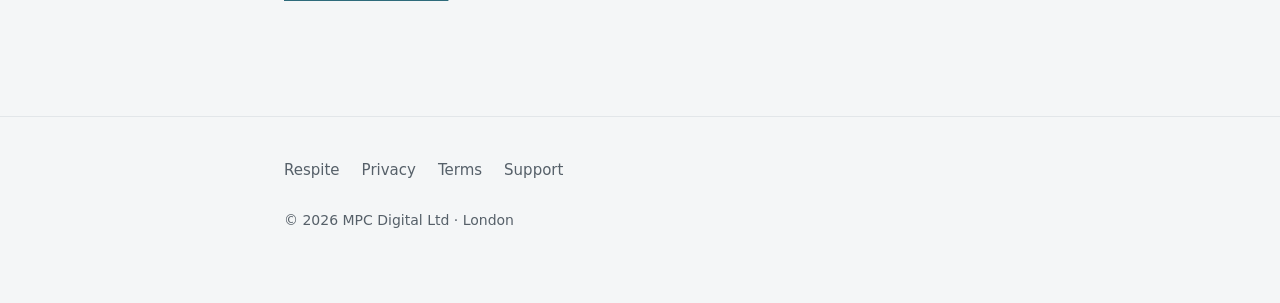
<file: terms.html>
<!DOCTYPE html>
<html lang="en-GB">
<head>
<meta charset="UTF-8">
<meta name="viewport" content="width=device-width, initial-scale=1.0">
<title>Terms of Use — Respite</title>
<meta name="description" content="Terms of Use for Respite, the private migraine diary for iPhone by MPC Digital Ltd. Free, with no subscription and no in-app purchases.">
<meta name="theme-color" content="#14181C" media="(prefers-color-scheme: dark)">
<meta name="theme-color" content="#F4F6F7" media="(prefers-color-scheme: light)">
<link rel="stylesheet" href="legal.css">
</head>
<body>

<nav>
  <div class="nav-inner">
    <a href="index.html" class="wordmark">
      <span class="mark" aria-hidden="true"><svg viewBox="0 0 24 24"><path d="M4 17l5-6 4 3 7-8"/></svg></span>
      Respite
    </a>
    <a href="index.html" class="nav-back">&larr; Back to Respite</a>
  </div>
</nav>

<div class="container">

<h1>Terms of Use</h1>
<p class="lede">These terms govern your use of Respite, a migraine diary for iPhone published by MPC Digital Ltd. By downloading or using the app you agree to them.</p>
<p class="updated">Last updated: 7 September 2026</p>

<div class="callout">
  <p><strong>The short version.</strong> Respite is a diary, not a medical device &mdash; never make a treatment decision on the strength of what it shows you. Every feature is free: there is no subscription, no in-app purchase and no advertising. Your record stays on your device, and it is yours.</p>
</div>

<h2>1. Not medical advice</h2>
<p>Respite is a personal record-keeping app. It is <strong>not a medical device</strong>, and it does not provide medical advice, diagnosis, prognosis, prediction or treatment recommendations.</p>
<p>Everything Respite displays &mdash; trends, counts, averages, per-dose summaries and the exported report &mdash; is a descriptive summary of data <em>you</em> entered. It is not validated clinical output, and the app does not interpret it on your behalf. Respite will not tell you that an attack is coming, that you have a particular condition, or that you should take, change or stop any medication.</p>
<p>Always consult a qualified healthcare professional about your symptoms, your medication and any decision about your care. Never delay seeking medical advice because of something you saw in this app. If you think you are experiencing a medical emergency, contact your local emergency services.</p>

<h2>2. Your record is yours</h2>
<p>You own the data you enter. It is stored on your device, and MPC Digital Ltd neither receives nor holds it. We claim no rights over it and cannot access, restore or recover it.</p>
<p>Because there is no cloud backup, keeping your own copy is your responsibility. Use the export or encrypted backup feature if you want one. We cannot recover a record lost to a deleted app, a lost or reset device, or a device restore that does not carry it across.</p>

<h2>3. Licence</h2>
<p>Subject to these terms and to Apple's Licensed Application End User Licence Agreement, MPC Digital Ltd grants you a personal, non-exclusive, non-transferable licence to use Respite on Apple devices you own or control. You may not copy, modify, reverse-engineer, redistribute or resell the app except to the extent that applicable law expressly permits it.</p>

<h2>4. Free, with no purchases</h2>
<p>Respite is free of charge in full. Every feature &mdash; logging, the intensity trend, the per-dose medication view, the doctor-report PDF, the sleep and cycle correlations, the encrypted backup, the widgets and on-device storage &mdash; is provided at no cost. There is <strong>no subscription, no in-app purchase and no advertising</strong>, and nothing you log is ever locked behind a payment. Respite does not sell or share your data; that is not how it is funded.</p>

<h2>5. Acceptable use</h2>
<p>Respite is for your own personal record-keeping. Do not use it to record data about another person without their knowledge and agreement, and do not use it in any way that breaks the law.</p>

<h2>6. Availability and changes</h2>
<p>We may update Respite to fix problems, improve it or keep it compatible with new versions of iOS. Features may change over time; the commitment in section 4 that the app is free is one we intend to hold to. We may stop distributing the app, but if we do, the copy already installed on your device continues to work and your record stays where it is.</p>

<h2>7. Liability</h2>
<p>Respite is provided &ldquo;as is&rdquo;. To the fullest extent permitted by law, MPC Digital Ltd excludes all implied warranties and is not liable for indirect or consequential loss, or for loss of data, arising from your use of the app.</p>
<p>Nothing in these terms limits or excludes our liability for death or personal injury caused by negligence, for fraud or fraudulent misrepresentation, or for anything else that cannot lawfully be limited or excluded. Your statutory rights as a consumer are unaffected.</p>

<h2>8. Apple</h2>
<p>Apple is not a party to these terms and has no responsibility for the app or its content. Apple is, however, a third-party beneficiary of these terms and may enforce them against you. Any claim relating to the app should be directed to us, not to Apple.</p>

<h2>9. Governing law</h2>
<p>These terms are governed by the laws of England and Wales. If you are a consumer, you keep the benefit of any mandatory protections of the law of the country in which you live, and you may bring proceedings in the courts there.</p>

<h2>10. Contact</h2>
<p>
  MPC Digital Ltd<br>
  London, United Kingdom<br>
  Email: <a href="mailto:hello@mpcdigital.co.uk">hello@mpcdigital.co.uk</a><br>
  Web: <a href="https://mpcdigital.co.uk">mpcdigital.co.uk</a>
</p>
<p>See also the <a href="privacy.html">privacy policy</a> and Apple's standard <a href="https://www.apple.com/legal/internet-services/itunes/dev/stdeula/">Licensed Application End User Licence Agreement</a>.</p>

</div>

<footer>
  <div class="footer-inner">
    <div class="footer-links">
      <a href="index.html">Respite</a>
      <a href="privacy.html">Privacy</a>
      <a href="terms.html">Terms</a>
      <a href="support.html">Support</a>
    </div>
    <p class="footer-legal">&copy; 2026 MPC Digital Ltd &middot; London</p>
  </div>
</footer>

</body>
</html>
</file>
<file: legal.css>
/* ─────────────────────────────────────────────────────────────
   Respite — shared styles for the legal / support pages.
   Tokens mirror apps/migraine/Reprieve/Resources/Assets.xcassets
   ("Quiet Dark" designed default + "Soft Light" alternative).
   Display face is Fraunces (the app's "Humane" type direction),
   self-hosted from fonts/ (OFL) — no font CDN, no analytics, no
   cookies, no external requests.
   ───────────────────────────────────────────────────────────── */

*, *::before, *::after { margin: 0; padding: 0; box-sizing: border-box; }

@font-face {
  font-family: 'Fraunces';
  src: url('fonts/Fraunces72pt-Regular.ttf') format('truetype');
  font-weight: 400; font-style: normal; font-display: swap;
}
@font-face {
  font-family: 'Fraunces';
  src: url('fonts/Fraunces72pt-SemiBold.ttf') format('truetype');
  font-weight: 600; font-style: normal; font-display: swap;
}

:root {
  --bg-primary:     #F4F6F7;
  --bg-secondary:   #FCFDFD;
  --field:          #EDEFF1;
  --accent:         #2E6B7B;
  --accent-subtle:  #E1EDF0;
  --emphasis:       #B07A2E;
  --border:         #E2E6E9;
  --text-primary:   #1A2024;
  --text-secondary: #566069;

  --font: -apple-system, BlinkMacSystemFont, 'SF Pro Text', 'Segoe UI', system-ui, sans-serif;
  --serif: 'Fraunces', ui-serif, 'New York', Georgia, 'Iowan Old Style', 'Times New Roman', serif;
  --duration: 240ms;
  --ease: cubic-bezier(0.32, 0.72, 0, 1);
}

@media (prefers-color-scheme: dark) {
  :root {
    --bg-primary:     #14181C;
    --bg-secondary:   #1D2329;
    --field:          #1D2329;
    --accent:         #5FA8B8;
    --accent-subtle:  #21333A;
    --emphasis:       #D9A85C;
    --border:         #2C343B;
    --text-primary:   #E8ECEF;
    --text-secondary: #A7B0B8;
  }
}

body {
  font-family: var(--font);
  background: var(--bg-primary);
  color: var(--text-primary);
  line-height: 1.7;
  font-size: 17px;
  -webkit-font-smoothing: antialiased;
}
a { color: var(--accent); text-decoration: underline; text-underline-offset: 3px; }
a:focus-visible { outline: 2px solid var(--accent); outline-offset: 3px; border-radius: 4px; }

nav {
  border-bottom: 1px solid var(--border);
  background: var(--bg-primary);
}
.nav-inner {
  max-width: 760px; margin: 0 auto; padding: 0 24px;
  height: 60px; display: flex; align-items: center; justify-content: space-between;
}
.wordmark {
  font-family: var(--serif); font-size: 22px; font-weight: 600; letter-spacing: -0.01em;
  color: var(--text-primary); text-decoration: none;
  display: inline-flex; align-items: center; gap: 10px;
}
.wordmark .mark {
  width: 26px; height: 26px; border-radius: 8px;
  background: var(--accent-subtle); border: 1px solid var(--border);
  display: inline-flex; align-items: center; justify-content: center;
}
.wordmark .mark svg { width: 15px; height: 15px; stroke: var(--accent); fill: none; stroke-width: 2; stroke-linecap: round; stroke-linejoin: round; }
.nav-back {
  font-size: 15px; color: var(--text-secondary); text-decoration: none;
  min-height: 44px; display: inline-flex; align-items: center;
  transition: color var(--duration) var(--ease);
}
.nav-back:hover { color: var(--text-primary); }

.container { max-width: 760px; margin: 0 auto; padding: 56px 24px 96px; }

h1 { font-family: var(--serif); font-size: clamp(30px, 4vw, 42px); font-weight: 600; letter-spacing: -0.012em; line-height: 1.14; margin-bottom: 12px; }
.lede { font-size: 18px; color: var(--text-secondary); margin-bottom: 16px; }
.updated { font-size: 14px; color: var(--text-secondary); padding-bottom: 28px; border-bottom: 1px solid var(--border); margin-bottom: 8px; }

h2 { font-family: var(--serif); font-size: 24px; font-weight: 600; letter-spacing: -0.01em; margin-top: 44px; margin-bottom: 12px; }
h3 { font-size: 17px; font-weight: 600; margin-top: 24px; margin-bottom: 8px; }
p { margin-bottom: 14px; }
ul { padding-left: 22px; margin-bottom: 16px; }
li { margin-bottom: 8px; }
strong { font-weight: 600; }

.callout {
  background: var(--bg-secondary); border: 1px solid var(--border);
  border-radius: 14px; padding: 22px 24px; margin: 24px 0;
}
.callout p:last-child { margin-bottom: 0; }

table { width: 100%; border-collapse: collapse; margin: 18px 0 24px; font-size: 16px; font-variant-numeric: tabular-nums; }
caption { text-align: left; font-size: 15px; color: var(--text-secondary); padding-bottom: 10px; }
th, td { text-align: left; padding: 12px 14px; border-bottom: 1px solid var(--border); vertical-align: top; }
th { font-weight: 600; font-size: 15px; }
tbody tr:last-child td { border-bottom: none; }
.table-scroll { overflow-x: auto; }

footer { border-top: 1px solid var(--border); padding: 32px 0 56px; }
.footer-inner { max-width: 760px; margin: 0 auto; padding: 0 24px; }
.footer-links { display: flex; gap: 22px; flex-wrap: wrap; margin-bottom: 16px; }
.footer-links a { font-size: 15px; color: var(--text-secondary); text-decoration: none; min-height: 44px; display: inline-flex; align-items: center; }
.footer-links a:hover { color: var(--text-primary); }
.footer-legal { font-size: 14px; color: var(--text-secondary); }

@media (prefers-reduced-motion: reduce) { * { animation: none !important; transition: none !important; } }
@media (max-width: 620px) {
  body { font-size: 16px; }
  .container { padding-top: 40px; }
  /* Tighten the table so it fits a phone without sideways scrolling;
     .table-scroll remains the fallback on anything narrower. */
  th, td { padding: 10px 8px; font-size: 15px; }
}
</file>
